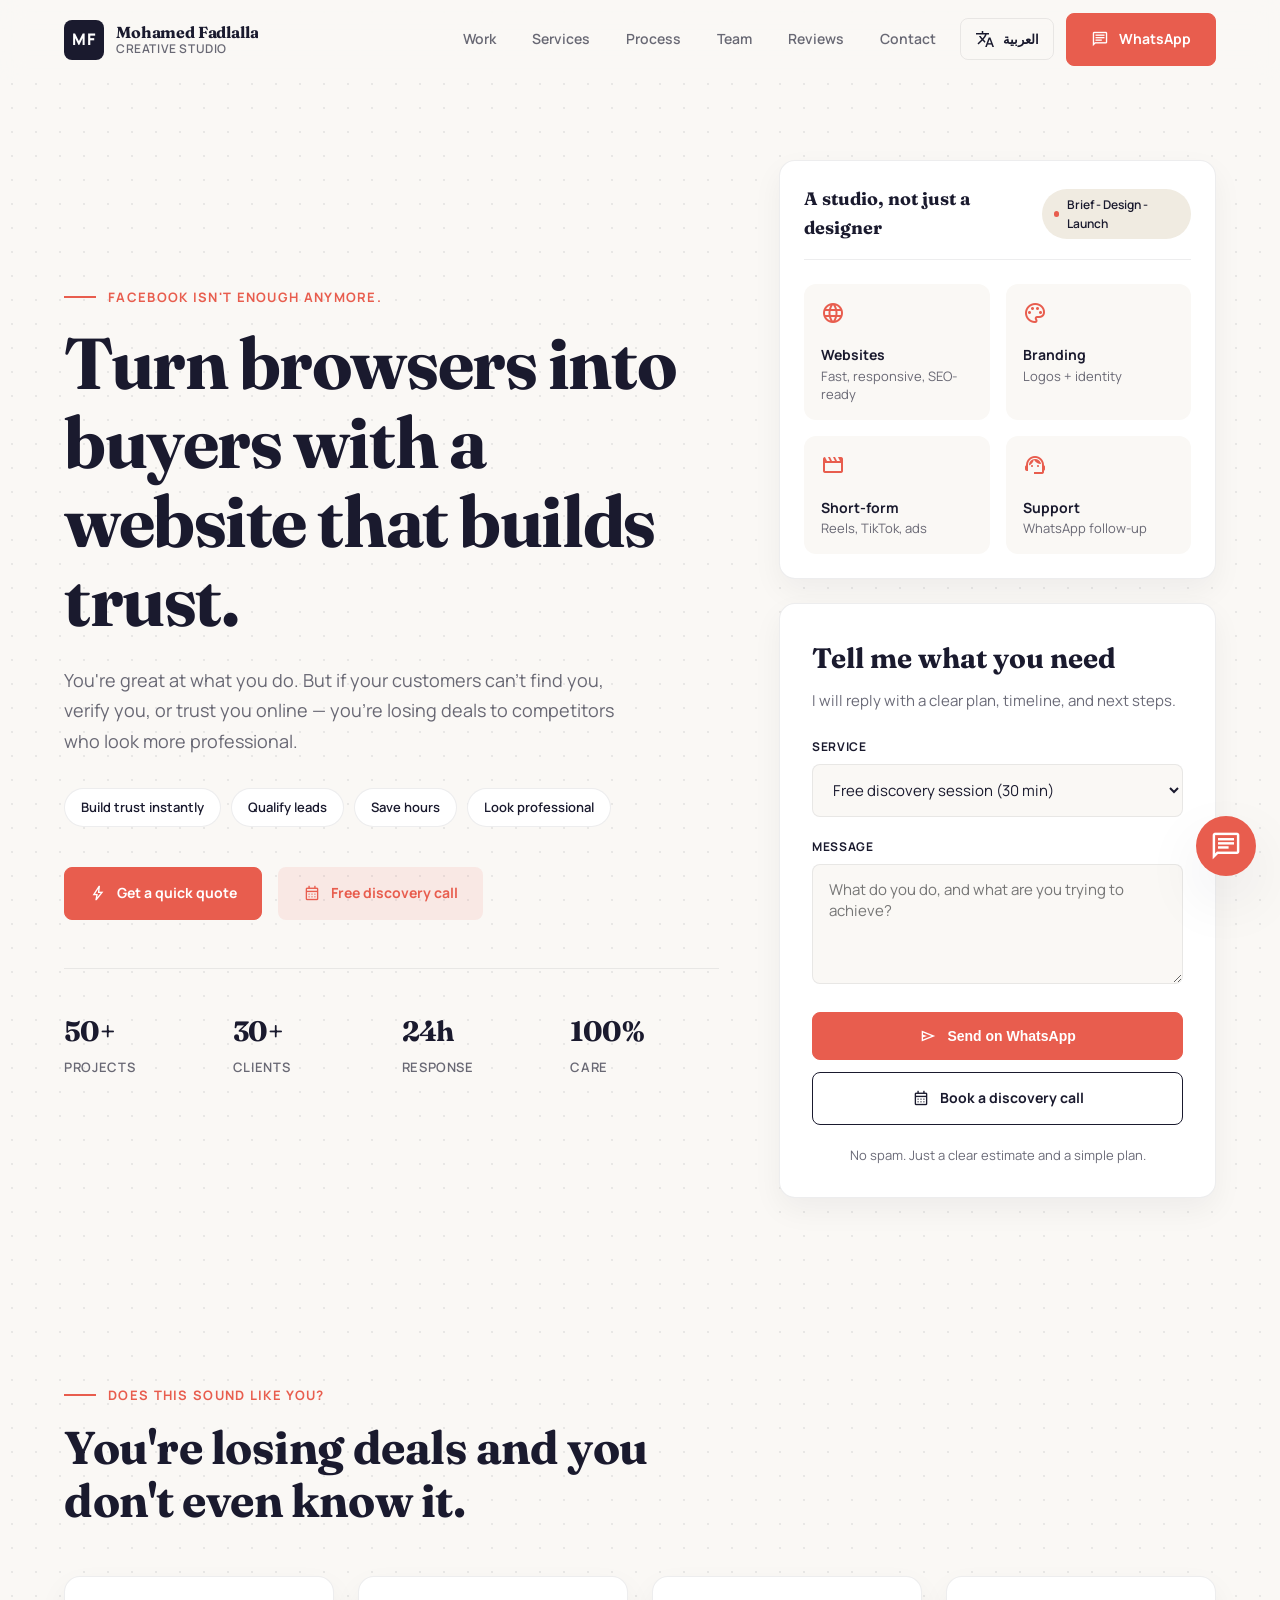
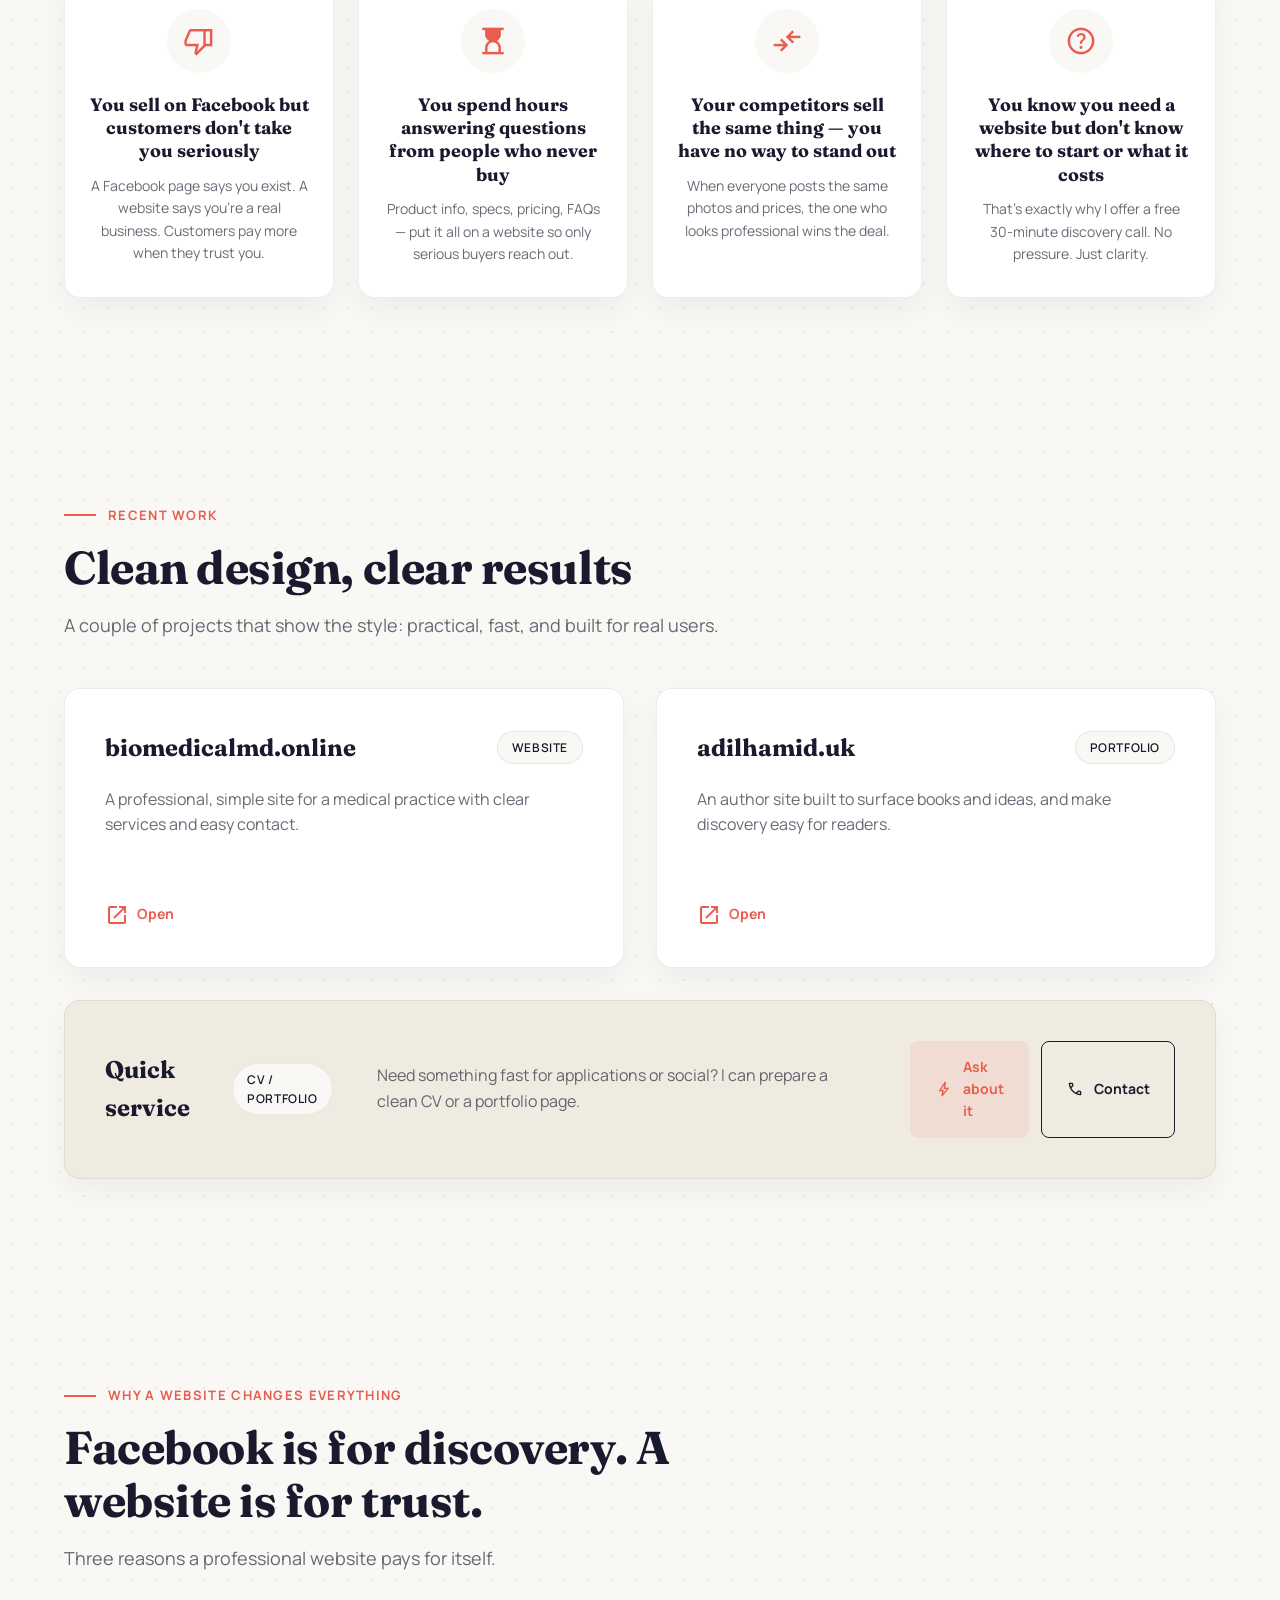
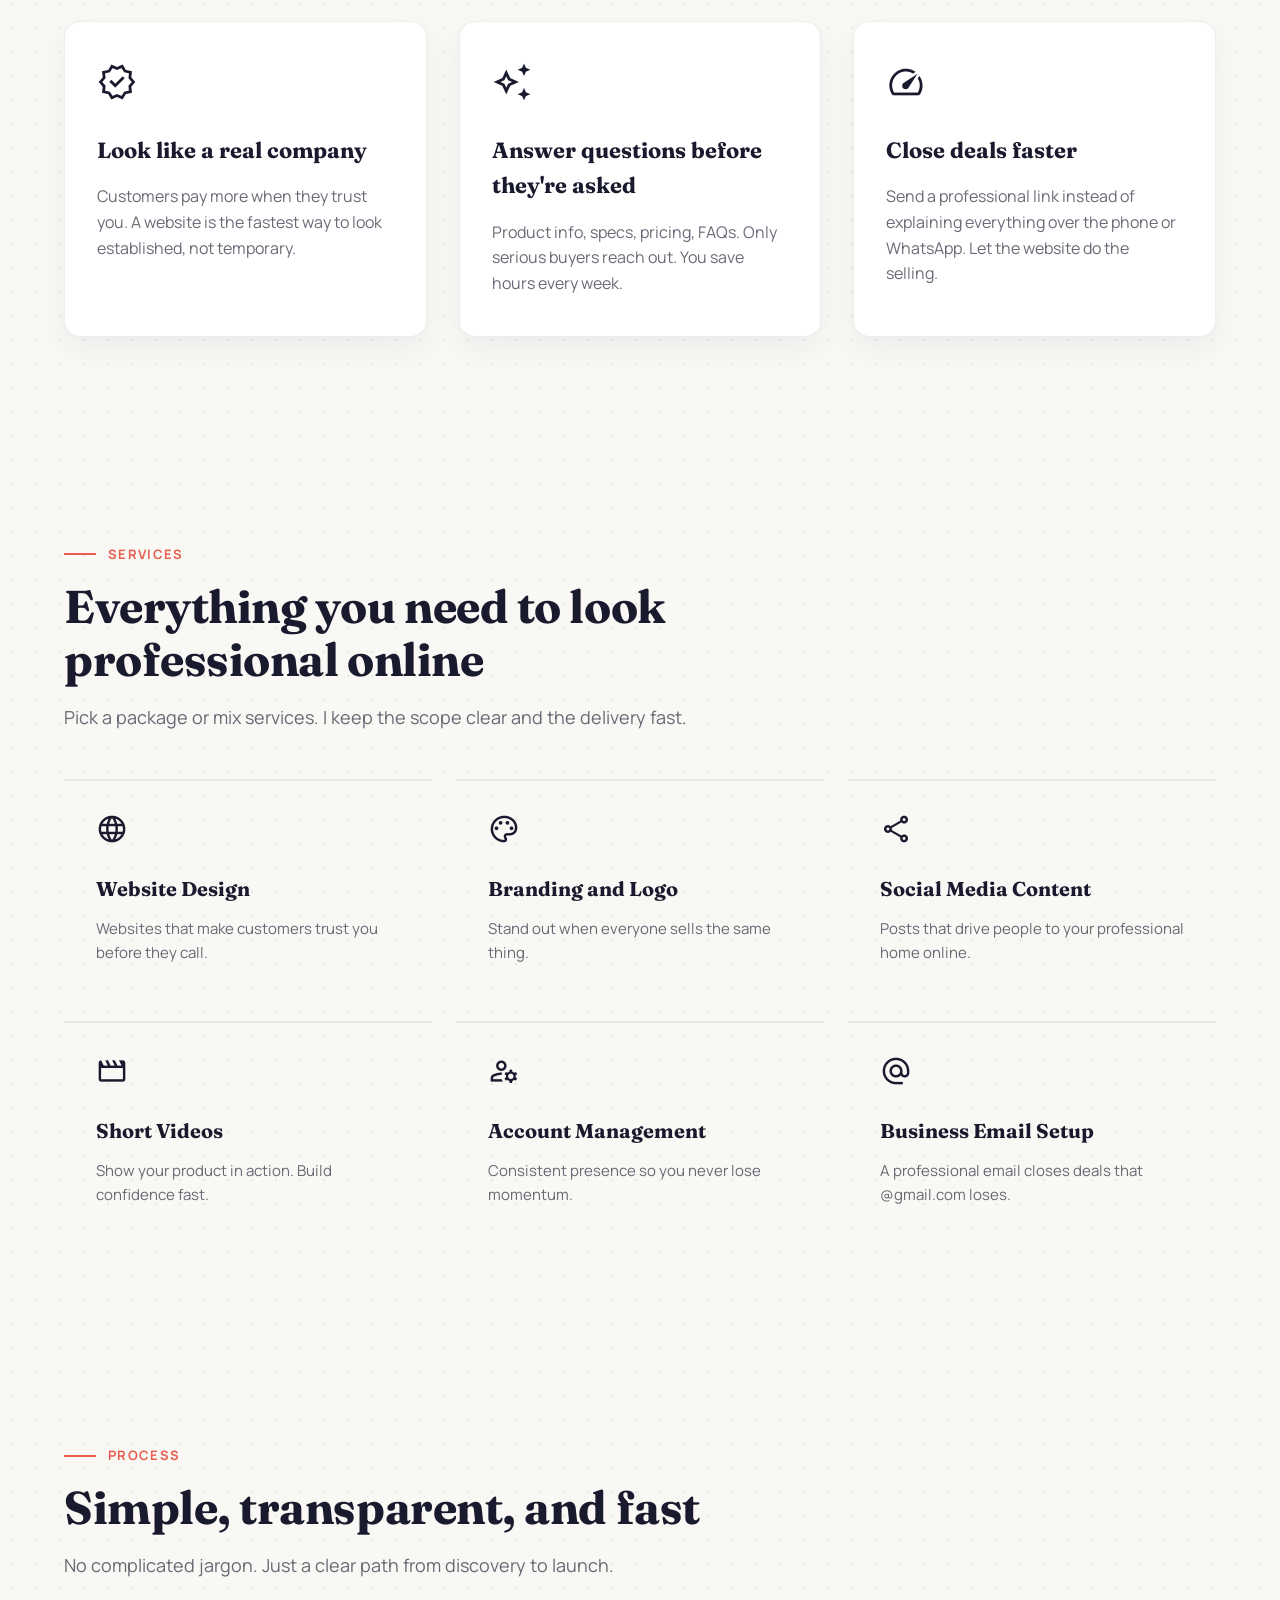
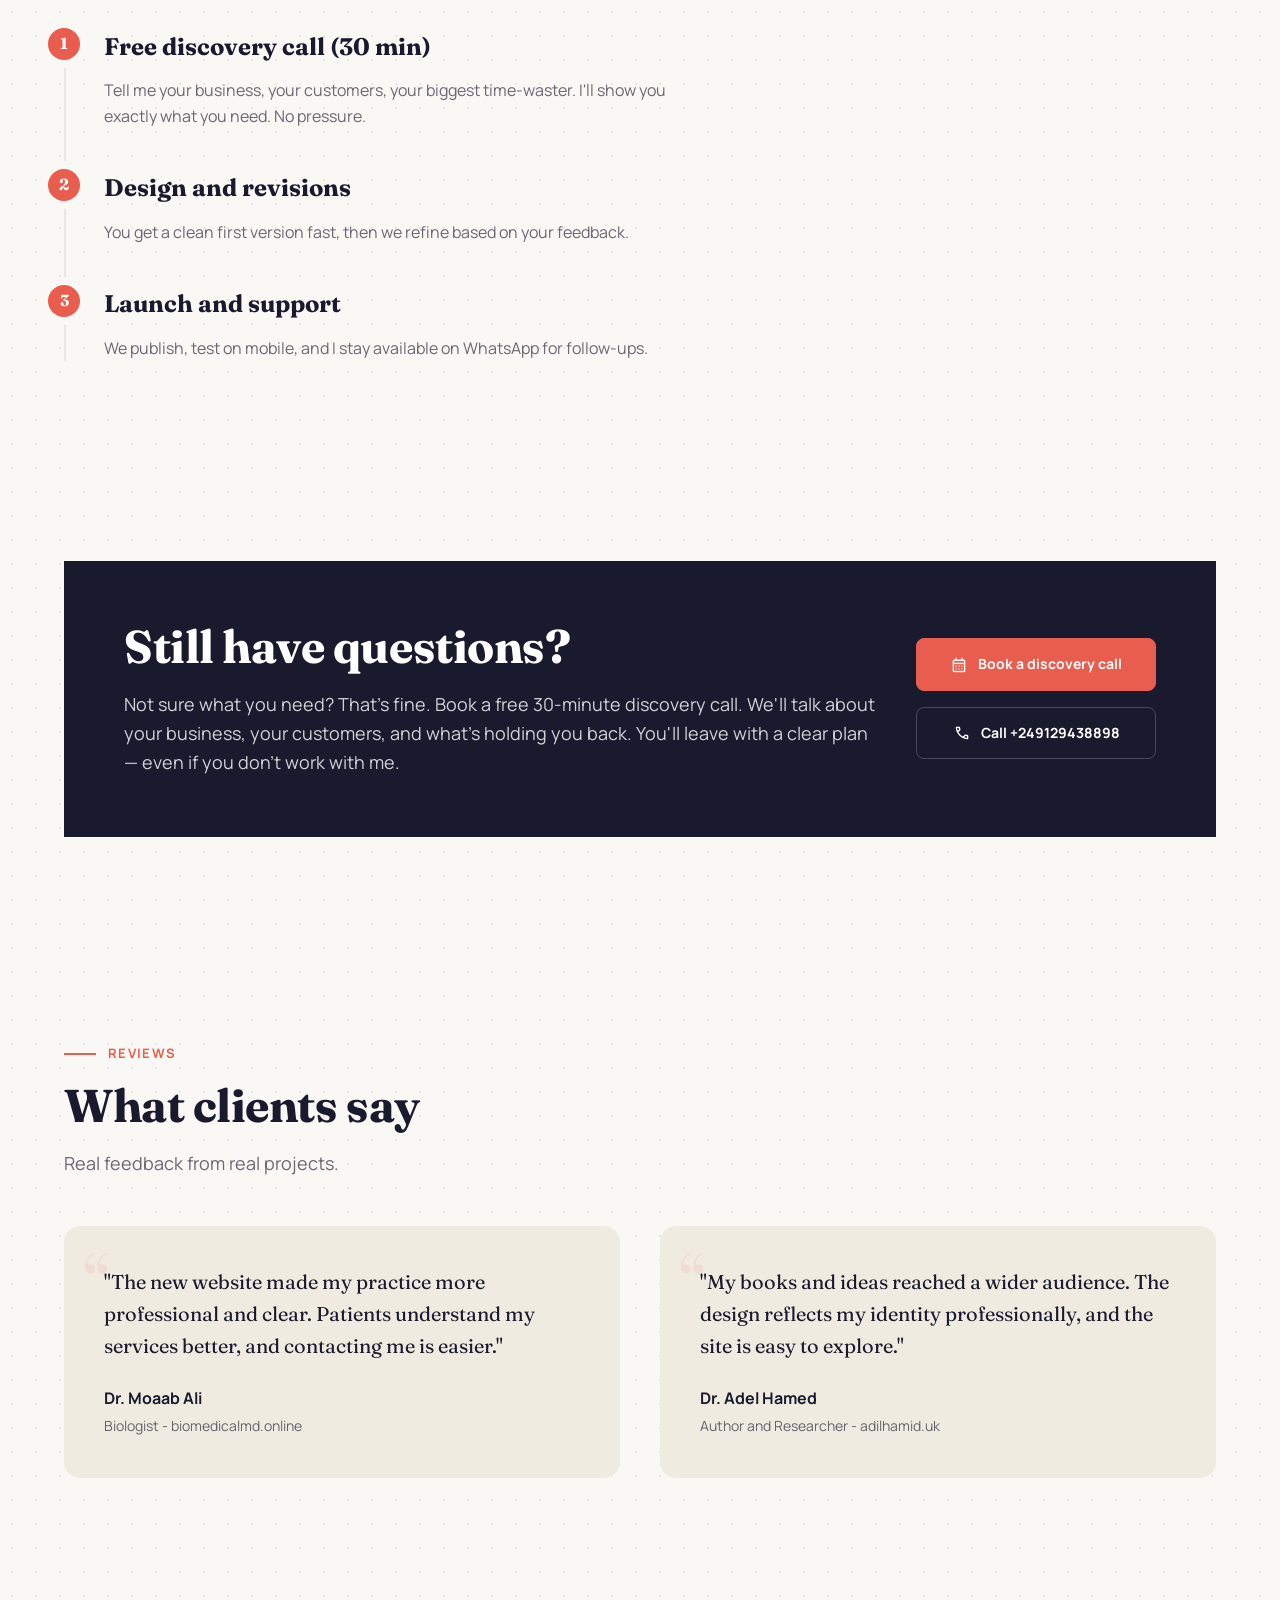
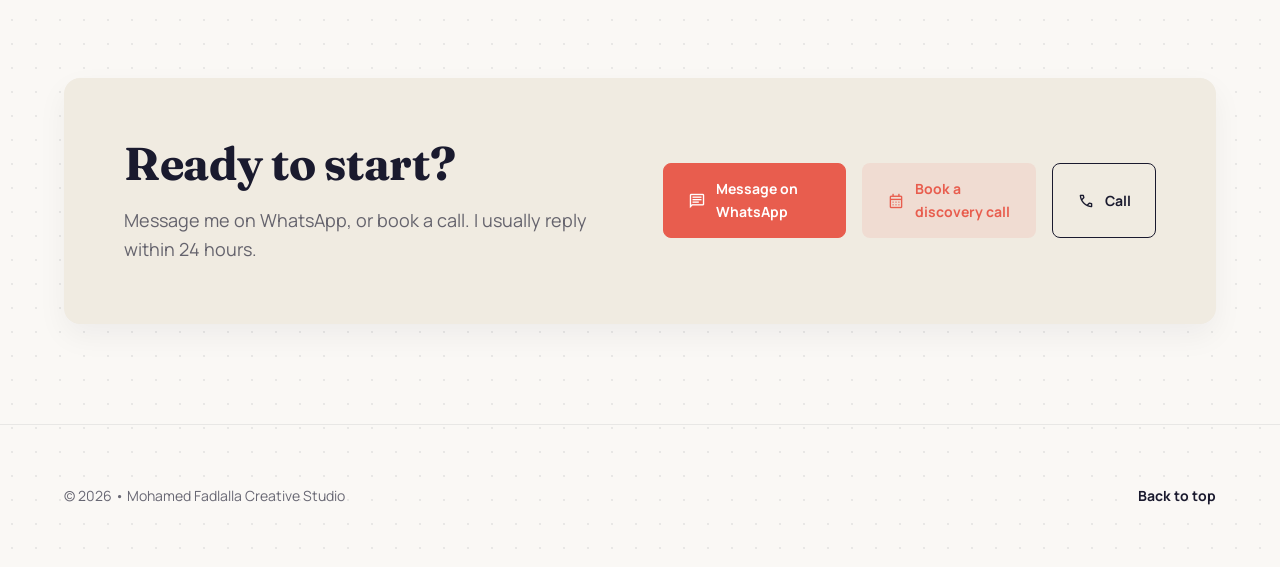
<file: index.html>
<!doctype html>
<html lang="en" dir="ltr">
<head>
  <meta charset="utf-8" />
  <meta name="viewport" content="width=device-width, initial-scale=1" />
  <title>Mohamed Fadlalla Creative Studio</title>
  <meta id="metaDescription" name="description" content="Websites, branding, and social content for businesses that want to look professional online. Clear packages, fast delivery, and WhatsApp support." />
  <meta name="theme-color" content="#faf8f5" />
  <meta property="og:title" content="Mohamed Fadlalla Creative Studio" />
  <meta property="og:description" content="Websites, branding, and social content for businesses that want to look professional online. Clear packages, fast delivery, and WhatsApp support." />
  <link rel="icon" href="data:;base64,iVBORw0KGgo=" />

  <link rel="preconnect" href="https://fonts.googleapis.com" />
  <link rel="preconnect" href="https://fonts.gstatic.com" crossorigin />
  <link href="https://fonts.googleapis.com/css2?family=Material+Symbols+Outlined:opsz,wght,FILL,GRAD@20..48,400..700,0..1,-50..200" rel="stylesheet" />
  <link href="https://fonts.googleapis.com/css2?family=Fraunces:opsz,wght@9..144,500..800&family=Manrope:wght@400;500;600;700&family=Noto+Kufi+Arabic:wght@400;500;600;700&display=swap" rel="stylesheet" />

  <script type="text/javascript">
    (function(c,l,a,r,i,t,y){
        c[a]=c[a]||function(){(c[a].q=c[a].q||[]).push(arguments)};
        t=l.createElement(r);t.async=1;t.src="https://www.clarity.ms/tag/"+i;
        y=l.getElementsByTagName(r)[0];y.parentNode.insertBefore(t,y);
    })(window, document, "clarity", "script", "tydscsk0ju");
  </script>

  <link rel="stylesheet" href="style.css" />
</head>
<body>
  <a class="skip-link" href="#main" data-i18n="skip">Skip to content</a>

  <header class="header" id="siteHeader">
    <div class="container header-inner">
      <a class="brand" href="#top" aria-label="Mohamed Fadlalla Creative Studio">
        <span class="mark" aria-hidden="true">MF</span>
        <span class="brand-copy">
          <span class="brand-name">Mohamed Fadlalla</span>
          <span class="brand-tag" data-i18n="brand_tag">Creative Studio</span>
        </span>
      </a>

      <button id="mobileMenuToggle" class="icon-btn menu-btn" aria-controls="mainNav" aria-expanded="false">
        <span class="material-symbols-outlined" aria-hidden="true">menu</span>
        <span class="sr-only" data-i18n="menu">Menu</span>
      </button>

      <nav class="nav" id="mainNav">
        <a href="#work" class="nav-link" data-i18n="nav_work">Work</a>
        <a href="services.html" class="nav-link" data-i18n="nav_services">Services</a>
        <a href="#process" class="nav-link" data-i18n="nav_process">Process</a>
        <a href="team.html" class="nav-link" data-i18n="nav_team">Team</a>
        <a href="#testimonials" class="nav-link" data-i18n="nav_testimonials">Reviews</a>
        <a href="#contact" class="nav-link" data-i18n="nav_contact">Contact</a>

        <button id="langToggle" class="icon-btn lang-btn" aria-label="Switch language">
          <span class="material-symbols-outlined" aria-hidden="true">translate</span>
          <span class="lang-label" data-i18n="lang_label">العربية</span>
        </button>

        <a id="whatsAppNavCta" href="https://wa.me/249129438898" target="_blank" rel="noopener" class="btn btn-primary nav-cta">
          <span class="material-symbols-outlined" aria-hidden="true">chat</span>
          <span data-i18n="nav_whatsapp">WhatsApp</span>
        </a>
      </nav>
    </div>
  </header>

  <main id="main">
    <section class="hero" id="top">
      <div class="container hero-grid">
        <div class="hero-copy reveal">
          <p class="kicker" data-i18n="hero_kicker">Facebook isn't enough anymore.</p>
          <h1 class="hero-title" data-i18n="hero_title">Turn browsers into buyers with a website that builds trust.</h1>
          <p class="hero-sub" data-i18n="hero_subtitle">You're great at what you do. But if your customers can't find you, verify you, or trust you online — you're losing deals to competitors who look more professional.</p>

          <div class="hero-badges" aria-label="Highlights">
            <span class="badge" data-i18n="badge1">Build trust instantly</span>
            <span class="badge" data-i18n="badge2">Qualify leads</span>
            <span class="badge" data-i18n="badge3">Save hours</span>
            <span class="badge" data-i18n="badge4">Look professional</span>
          </div>

          <div class="hero-actions">
            <a href="#quote" class="btn btn-primary">
              <span class="material-symbols-outlined" aria-hidden="true">bolt</span>
              <span data-i18n="cta_quote">Get a quick quote</span>
            </a>
            <a href="https://calendly.com/mohamedfadlalla/30min" target="_blank" rel="noopener" class="btn btn-soft">
              <span class="material-symbols-outlined" aria-hidden="true">calendar_month</span>
              <span data-i18n="cta_discovery">Free discovery call</span>
            </a>
          </div>

          <div class="proof" aria-label="Stats">
            <div class="proof-item">
              <span class="proof-num">50+</span>
              <span class="proof-label" data-i18n="stat_projects">Projects</span>
            </div>
            <div class="proof-item">
              <span class="proof-num">30+</span>
              <span class="proof-label" data-i18n="stat_clients">Clients</span>
            </div>
            <div class="proof-item">
              <span class="proof-num">24h</span>
              <span class="proof-label" data-i18n="stat_response">Response</span>
            </div>
            <div class="proof-item">
              <span class="proof-num">100%</span>
              <span class="proof-label" data-i18n="stat_quality">Care</span>
            </div>
          </div>
        </div>

        <div class="hero-panel">
          <div class="panel-card reveal" aria-label="Studio highlights">
            <div class="panel-top">
              <div class="panel-title" data-i18n="panel_title">A studio, not just a designer</div>
              <div class="panel-pill">
                <span class="dot" aria-hidden="true"></span>
                <span data-i18n="panel_pill">Brief - Design - Launch</span>
              </div>
            </div>

            <div class="panel-grid">
              <div class="tile">
                <div class="tile-icon" aria-hidden="true">
                  <span class="material-symbols-outlined">language</span>
                </div>
                <div class="tile-copy">
                  <div class="tile-title" data-i18n="tile1_title">Websites</div>
                  <div class="tile-sub" data-i18n="tile1_sub">Fast, responsive, SEO-ready</div>
                </div>
              </div>
              <div class="tile">
                <div class="tile-icon" aria-hidden="true">
                  <span class="material-symbols-outlined">palette</span>
                </div>
                <div class="tile-copy">
                  <div class="tile-title" data-i18n="tile2_title">Branding</div>
                  <div class="tile-sub" data-i18n="tile2_sub">Logos + identity</div>
                </div>
              </div>
              <div class="tile">
                <div class="tile-icon" aria-hidden="true">
                  <span class="material-symbols-outlined">movie</span>
                </div>
                <div class="tile-copy">
                  <div class="tile-title" data-i18n="tile3_title">Short-form</div>
                  <div class="tile-sub" data-i18n="tile3_sub">Reels, TikTok, ads</div>
                </div>
              </div>
              <div class="tile">
                <div class="tile-icon" aria-hidden="true">
                  <span class="material-symbols-outlined">support_agent</span>
                </div>
                <div class="tile-copy">
                  <div class="tile-title" data-i18n="tile4_title">Support</div>
                  <div class="tile-sub" data-i18n="tile4_sub">WhatsApp follow-up</div>
                </div>
              </div>
            </div>
          </div>

          <div class="quote-card reveal" id="quote">
            <h2 class="quote-title" data-i18n="quote_title">Tell me what you need</h2>
            <p class="quote-sub" data-i18n="quote_sub">I will reply with a clear plan, timeline, and next steps.</p>

            <form class="quote-form" id="quoteForm">
              <label class="field">
                <span class="field-label" data-i18n="quote_service_label">Service</span>
                <select id="quoteService" name="service">
                  <option value="discovery" data-i18n="service_opt_discovery">Free discovery session (30 min)</option>
                  <option value="website" data-i18n="service_opt_website">Website</option>
                  <option value="branding" data-i18n="service_opt_branding">Branding</option>
                  <option value="social" data-i18n="service_opt_social">Social content</option>
                  <option value="video" data-i18n="service_opt_video">Video editing</option>
                  <option value="email" data-i18n="service_opt_email">Business email</option>
                  <option value="other" data-i18n="service_opt_other">Something else</option>
                </select>
              </label>

              <label class="field">
                <span class="field-label" data-i18n="quote_msg_label">Message</span>
                <textarea id="quoteMessage" rows="4" data-i18n-placeholder="quote_msg_placeholder" placeholder="What do you do, and what are you trying to achieve?"></textarea>
              </label>

              <div class="quote-actions">
                <button type="submit" class="btn btn-primary">
                  <span class="material-symbols-outlined" aria-hidden="true">send</span>
                  <span data-i18n="quote_send">Send on WhatsApp</span>
                </button>
                <a href="https://calendly.com/mohamedfadlalla/30min" target="_blank" rel="noopener" class="btn btn-ghost">
                  <span class="material-symbols-outlined" aria-hidden="true">calendar_month</span>
                  <span data-i18n="quote_book">Book a discovery call</span>
                </a>
              </div>

              <p class="fineprint" data-i18n="quote_note">No spam. Just a clear estimate and a simple plan.</p>
            </form>
          </div>
        </div>
      </div>
    </section>

    <section class="section" id="pain">
      <div class="container">
        <div class="section-head reveal">
          <p class="kicker" data-i18n="pain_kicker">Does this sound like you?</p>
          <h2 class="section-title" data-i18n="pain_title">You're losing deals and you don't even know it.</h2>
        </div>

        <div class="pain-grid">
          <div class="pain-card reveal">
            <div class="pain-icon" aria-hidden="true"><span class="material-symbols-outlined">thumb_down</span></div>
            <h3 class="pain-title" data-i18n="pain1_title">You sell on Facebook but customers don't take you seriously</h3>
            <p class="pain-desc" data-i18n="pain1_desc">A Facebook page says you exist. A website says you're a real business. Customers pay more when they trust you.</p>
          </div>

          <div class="pain-card reveal">
            <div class="pain-icon" aria-hidden="true"><span class="material-symbols-outlined">hourglass_top</span></div>
            <h3 class="pain-title" data-i18n="pain2_title">You spend hours answering questions from people who never buy</h3>
            <p class="pain-desc" data-i18n="pain2_desc">Product info, specs, pricing, FAQs — put it all on a website so only serious buyers reach out.</p>
          </div>

          <div class="pain-card reveal">
            <div class="pain-icon" aria-hidden="true"><span class="material-symbols-outlined">compare_arrows</span></div>
            <h3 class="pain-title" data-i18n="pain3_title">Your competitors sell the same thing — you have no way to stand out</h3>
            <p class="pain-desc" data-i18n="pain3_desc">When everyone posts the same photos and prices, the one who looks professional wins the deal.</p>
          </div>

          <div class="pain-card reveal">
            <div class="pain-icon" aria-hidden="true"><span class="material-symbols-outlined">help_outline</span></div>
            <h3 class="pain-title" data-i18n="pain4_title">You know you need a website but don't know where to start or what it costs</h3>
            <p class="pain-desc" data-i18n="pain4_desc">That's exactly why I offer a free 30-minute discovery call. No pressure. Just clarity.</p>
          </div>
        </div>
      </div>
    </section>

    <section class="section" id="work">
      <div class="container">
        <div class="section-head reveal">
          <p class="kicker" data-i18n="work_kicker">Recent work</p>
          <h2 class="section-title" data-i18n="work_title">Clean design, clear results</h2>
          <p class="section-sub" data-i18n="work_sub">A couple of projects that show the style: practical, fast, and built for real users.</p>
        </div>

        <div class="work-grid">
          <a class="work-card reveal" href="https://biomedicalmd.online" target="_blank" rel="noopener">
            <div class="work-top">
              <div class="work-title">biomedicalmd.online</div>
              <span class="work-pill" data-i18n="work_pill1">Website</span>
            </div>
            <p class="work-desc" data-i18n="work_desc1">A professional, simple site for a medical practice with clear services and easy contact.</p>
            <div class="work-meta">
              <span class="material-symbols-outlined" aria-hidden="true">open_in_new</span>
              <span data-i18n="work_open">Open</span>
            </div>
          </a>

          <a class="work-card reveal" href="https://adilhamid.uk" target="_blank" rel="noopener">
            <div class="work-top">
              <div class="work-title">adilhamid.uk</div>
              <span class="work-pill" data-i18n="work_pill2">Portfolio</span>
            </div>
            <p class="work-desc" data-i18n="work_desc2">An author site built to surface books and ideas, and make discovery easy for readers.</p>
            <div class="work-meta">
              <span class="material-symbols-outlined" aria-hidden="true">open_in_new</span>
              <span data-i18n="work_open">Open</span>
            </div>
          </a>

          <div class="work-card work-card--static reveal" aria-label="Offer">
            <div class="work-top">
              <div class="work-title" data-i18n="work_card3_title">Quick service</div>
              <span class="work-pill" data-i18n="work_pill3">CV / Portfolio</span>
            </div>
            <p class="work-desc" data-i18n="work_desc3">Need something fast for applications or social? I can prepare a clean CV or a portfolio page.</p>
            <div class="work-actions">
              <a class="btn btn-soft" href="#quote">
                <span class="material-symbols-outlined" aria-hidden="true">bolt</span>
                <span data-i18n="work_card3_btn1">Ask about it</span>
              </a>
              <a class="btn btn-ghost" href="#contact">
                <span class="material-symbols-outlined" aria-hidden="true">call</span>
                <span data-i18n="work_card3_btn2">Contact</span>
              </a>
            </div>
          </div>
        </div>
      </div>
    </section>

    <section class="section" id="why-website">
      <div class="container">
        <div class="section-head reveal">
          <p class="kicker" data-i18n="edu_kicker">Why a website changes everything</p>
          <h2 class="section-title" data-i18n="edu_title">Facebook is for discovery. A website is for trust.</h2>
          <p class="section-sub" data-i18n="edu_subtitle">Three reasons a professional website pays for itself.</p>
        </div>

        <div class="edu-grid">
          <div class="edu-card reveal">
            <div class="edu-icon" aria-hidden="true"><span class="material-symbols-outlined">verified</span></div>
            <h3 class="edu-title" data-i18n="edu1_title">Look like a real company</h3>
            <p class="edu-desc" data-i18n="edu1_desc">Customers pay more when they trust you. A website is the fastest way to look established, not temporary.</p>
          </div>

          <div class="edu-card reveal">
            <div class="edu-icon" aria-hidden="true"><span class="material-symbols-outlined">auto_awesome</span></div>
            <h3 class="edu-title" data-i18n="edu2_title">Answer questions before they're asked</h3>
            <p class="edu-desc" data-i18n="edu2_desc">Product info, specs, pricing, FAQs. Only serious buyers reach out. You save hours every week.</p>
          </div>

          <div class="edu-card reveal">
            <div class="edu-icon" aria-hidden="true"><span class="material-symbols-outlined">speed</span></div>
            <h3 class="edu-title" data-i18n="edu3_title">Close deals faster</h3>
            <p class="edu-desc" data-i18n="edu3_desc">Send a professional link instead of explaining everything over the phone or WhatsApp. Let the website do the selling.</p>
          </div>
        </div>
      </div>
    </section>

    <section class="section" id="services">
      <div class="container">
        <div class="section-head reveal">
          <p class="kicker" data-i18n="services_kicker">Services</p>
          <h2 class="section-title" data-i18n="services_title">Everything you need to look professional online</h2>
          <p class="section-sub" data-i18n="services_subtitle">Pick a package or mix services. I keep the scope clear and the delivery fast.</p>
        </div>

        <div class="service-grid">
          <div class="service-card reveal">
            <div class="service-icon" aria-hidden="true"><span class="material-symbols-outlined">language</span></div>
            <h3 class="service-title" data-i18n="service1_title">Website Design</h3>
            <p class="service-desc" data-i18n="service1_desc">Websites that make customers trust you before they call.</p>
          </div>

          <div class="service-card reveal">
            <div class="service-icon" aria-hidden="true"><span class="material-symbols-outlined">palette</span></div>
            <h3 class="service-title" data-i18n="service2_title">Branding and Logo</h3>
            <p class="service-desc" data-i18n="service2_desc">Stand out when everyone sells the same thing.</p>
          </div>

          <div class="service-card reveal">
            <div class="service-icon" aria-hidden="true"><span class="material-symbols-outlined">share</span></div>
            <h3 class="service-title" data-i18n="service3_title">Social Media Content</h3>
            <p class="service-desc" data-i18n="service3_desc">Posts that drive people to your professional home online.</p>
          </div>

          <div class="service-card reveal">
            <div class="service-icon" aria-hidden="true"><span class="material-symbols-outlined">movie</span></div>
            <h3 class="service-title" data-i18n="service4_title">Short Videos</h3>
            <p class="service-desc" data-i18n="service4_desc">Show your product in action. Build confidence fast.</p>
          </div>

          <div class="service-card reveal">
            <div class="service-icon" aria-hidden="true"><span class="material-symbols-outlined">manage_accounts</span></div>
            <h3 class="service-title" data-i18n="service5_title">Account Management</h3>
            <p class="service-desc" data-i18n="service5_desc">Consistent presence so you never lose momentum.</p>
          </div>

          <div class="service-card reveal">
            <div class="service-icon" aria-hidden="true"><span class="material-symbols-outlined">alternate_email</span></div>
            <h3 class="service-title" data-i18n="service6_title">Business Email Setup</h3>
            <p class="service-desc" data-i18n="service6_desc">A professional email closes deals that @gmail.com loses.</p>
          </div>
        </div>
      </div>
    </section>

    <section class="section" id="process">
      <div class="container">
        <div class="section-head reveal">
          <p class="kicker" data-i18n="process_kicker">Process</p>
          <h2 class="section-title" data-i18n="process_title">Simple, transparent, and fast</h2>
          <p class="section-sub" data-i18n="process_sub">No complicated jargon. Just a clear path from discovery to launch.</p>
        </div>

        <div class="steps">
          <div class="step reveal">
            <div class="step-num" aria-hidden="true">1</div>
            <div class="step-content">
              <h3 class="step-title" data-i18n="step1_title">Free discovery call (30 min)</h3>
              <p class="step-desc" data-i18n="step1_desc">Tell me your business, your customers, your biggest time-waster. I'll show you exactly what you need. No pressure.</p>
            </div>
          </div>
          <div class="step reveal">
            <div class="step-num" aria-hidden="true">2</div>
            <div class="step-content">
              <h3 class="step-title" data-i18n="step2_title">Design and revisions</h3>
              <p class="step-desc" data-i18n="step2_desc">You get a clean first version fast, then we refine based on your feedback.</p>
            </div>
          </div>
          <div class="step reveal">
            <div class="step-num" aria-hidden="true">3</div>
            <div class="step-content">
              <h3 class="step-title" data-i18n="step3_title">Launch and support</h3>
              <p class="step-desc" data-i18n="step3_desc">We publish, test on mobile, and I stay available on WhatsApp for follow-ups.</p>
            </div>
          </div>
        </div>
      </div>
    </section>

    <section class="section" id="discovery">
      <div class="container">
        <div class="discovery-card reveal">
          <div class="discovery-copy">
            <h2 class="section-title" data-i18n="discovery_title">Still have questions?</h2>
            <p class="section-sub" data-i18n="discovery_subtitle">Not sure what you need? That's fine. Book a free 30-minute discovery call. We'll talk about your business, your customers, and what's holding you back. You'll leave with a clear plan — even if you don't work with me.</p>
          </div>
          <div class="discovery-actions">
            <a href="https://calendly.com/mohamedfadlalla/30min" target="_blank" rel="noopener" class="btn btn-primary">
              <span class="material-symbols-outlined" aria-hidden="true">calendar_month</span>
              <span data-i18n="discovery_book">Book a discovery call</span>
            </a>
            <a href="tel:+249129438898" class="btn btn-ghost">
              <span class="material-symbols-outlined" aria-hidden="true">call</span>
              <span data-i18n="discovery_phone">Call +249129438898</span>
            </a>
          </div>
        </div>
      </div>
    </section>

    <section class="section" id="testimonials">
      <div class="container">
        <div class="section-head reveal">
          <p class="kicker" data-i18n="testimonials_kicker">Reviews</p>
          <h2 class="section-title" data-i18n="testimonials_title">What clients say</h2>
          <p class="section-sub" data-i18n="testimonials_subtitle">Real feedback from real projects.</p>
        </div>

        <div class="quote-grid">
          <figure class="quote-item reveal">
            <blockquote class="quote-text" data-i18n="t1_text">"The new website made my practice more professional and clear. Patients understand my services better, and contacting me is easier."</blockquote>
            <figcaption class="quote-by">
              <span class="quote-name" data-i18n="t1_name">Dr. Moaab Ali</span>
              <span class="quote-role" data-i18n="t1_role">Biologist - biomedicalmd.online</span>
            </figcaption>
          </figure>

          <figure class="quote-item reveal">
            <blockquote class="quote-text" data-i18n="t2_text">"My books and ideas reached a wider audience. The design reflects my identity professionally, and the site is easy to explore."</blockquote>
            <figcaption class="quote-by">
              <span class="quote-name" data-i18n="t2_name">Dr. Adel Hamed</span>
              <span class="quote-role" data-i18n="t2_role">Author and Researcher - adilhamid.uk</span>
            </figcaption>
          </figure>
        </div>
      </div>
    </section>

    <section class="section" id="contact">
      <div class="container">
        <div class="contact-card reveal">
          <div class="contact-copy">
            <h2 class="section-title" data-i18n="contact_title">Ready to start?</h2>
            <p class="section-sub" data-i18n="contact_subtitle">Message me on WhatsApp, or book a call. I usually reply within 24 hours.</p>
          </div>
          <div class="contact-actions">
            <a id="whatsAppContactCta" href="https://wa.me/249129438898" target="_blank" rel="noopener" class="btn btn-primary">
              <span class="material-symbols-outlined" aria-hidden="true">chat</span>
              <span data-i18n="contact_whatsapp">Message on WhatsApp</span>
            </a>
            <a href="https://calendly.com/mohamedfadlalla/30min" target="_blank" rel="noopener" class="btn btn-soft">
              <span class="material-symbols-outlined" aria-hidden="true">calendar_month</span>
              <span data-i18n="contact_call">Book a discovery call</span>
            </a>
            <a href="tel:+249129438898" class="btn btn-ghost">
              <span class="material-symbols-outlined" aria-hidden="true">call</span>
              <span data-i18n="contact_phone">Call</span>
            </a>
          </div>
        </div>
      </div>
    </section>
  </main>

  <footer class="footer">
    <div class="container footer-inner">
      <p class="footer-text">
        <span>&copy; <span id="year"></span></span>
        <span class="footer-sep" aria-hidden="true">•</span>
        <span>Mohamed Fadlalla Creative Studio</span>
      </p>
      <a class="footer-link" href="#top" data-i18n="footer_back">Back to top</a>
    </div>
  </footer>

  <a class="float-whatsapp" href="https://wa.me/249129438898" target="_blank" rel="noopener" aria-label="WhatsApp">
    <span class="material-symbols-outlined" aria-hidden="true">chat</span>
  </a>

  <script src="script.js" defer></script>
</body>
</html>
</file>
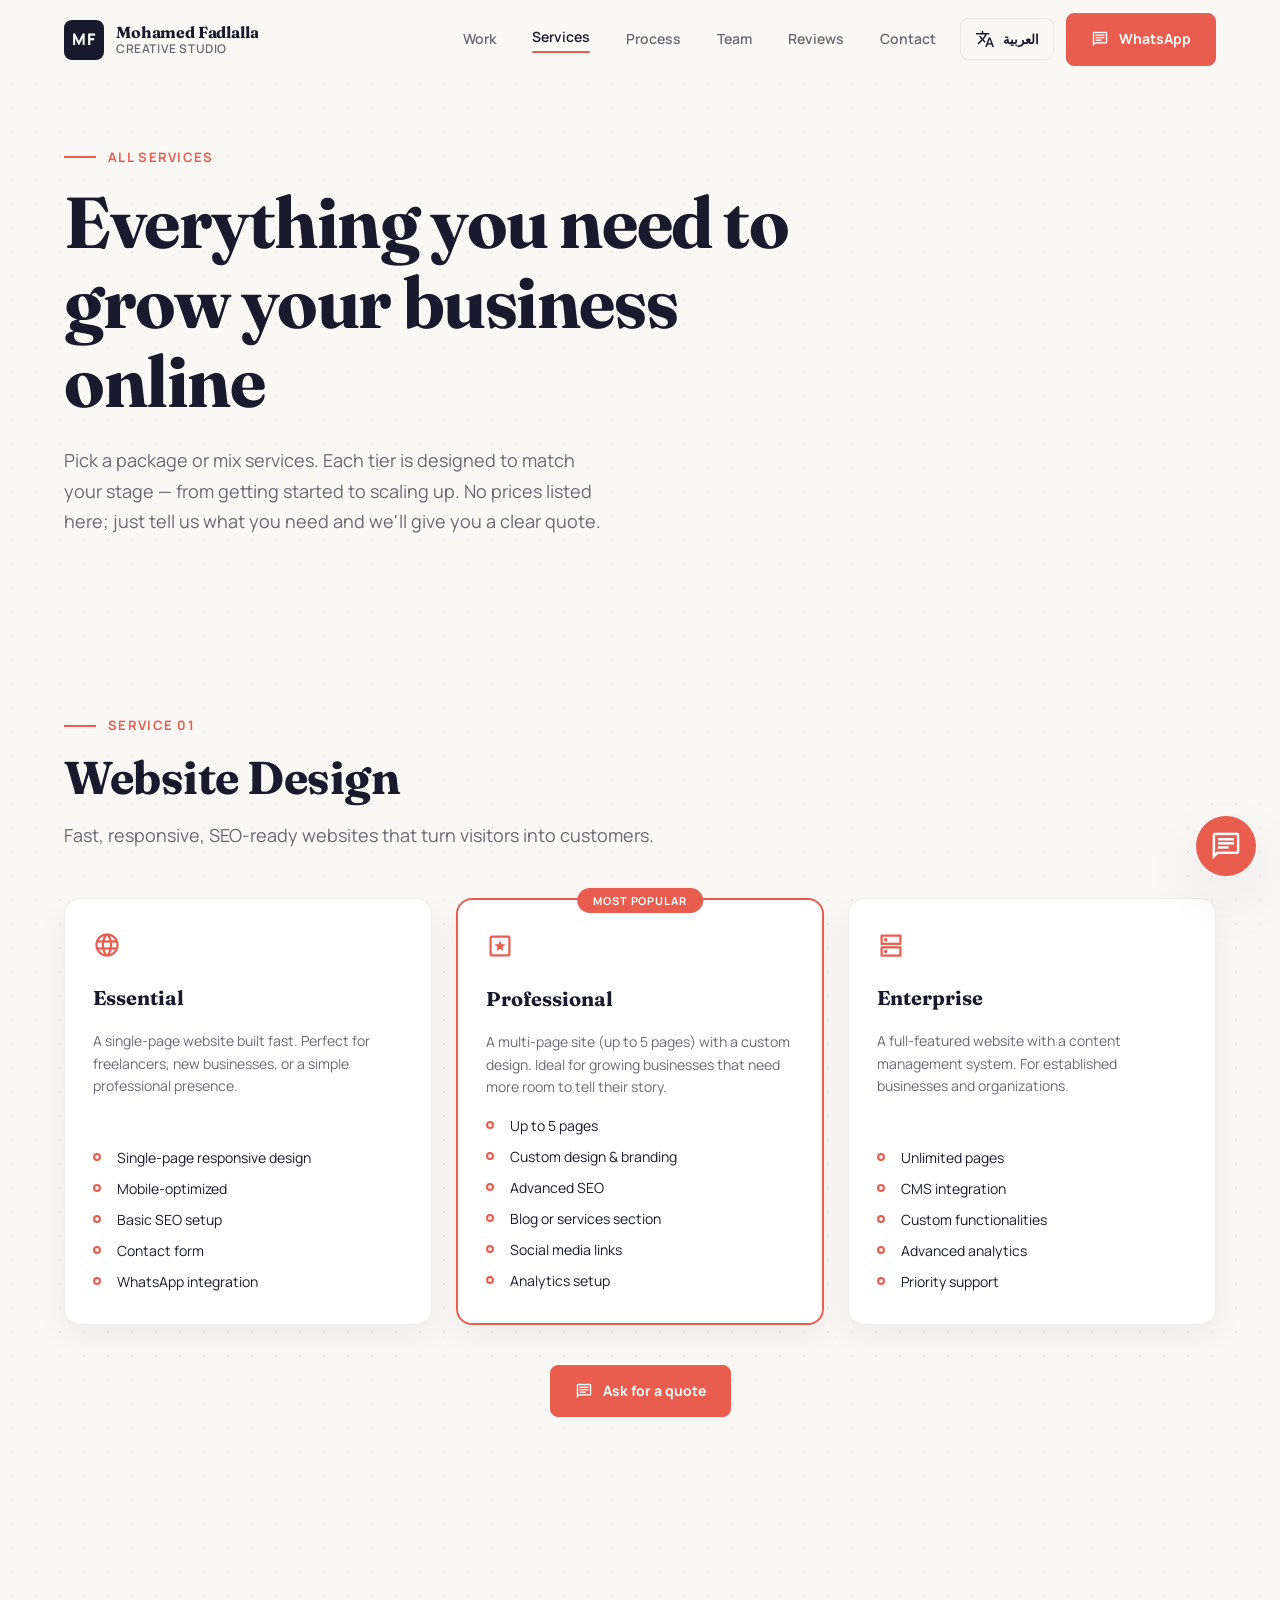
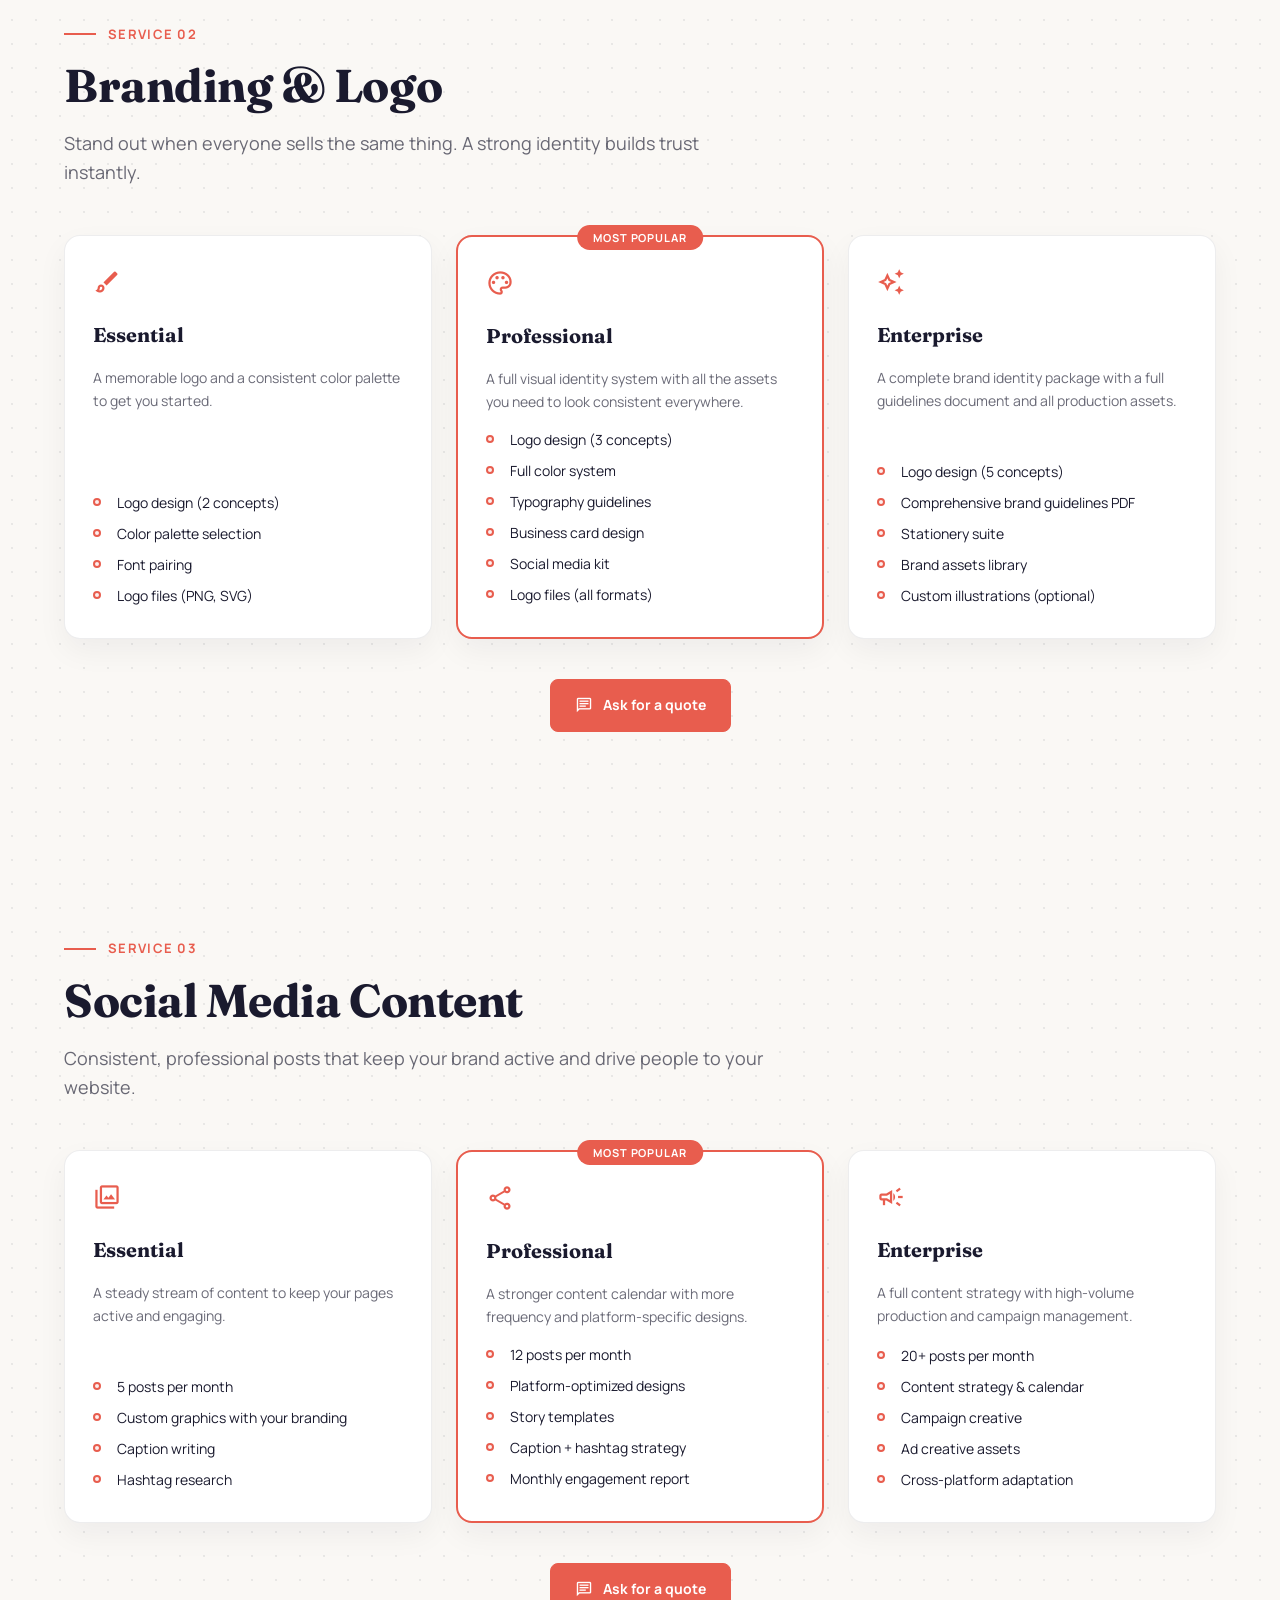
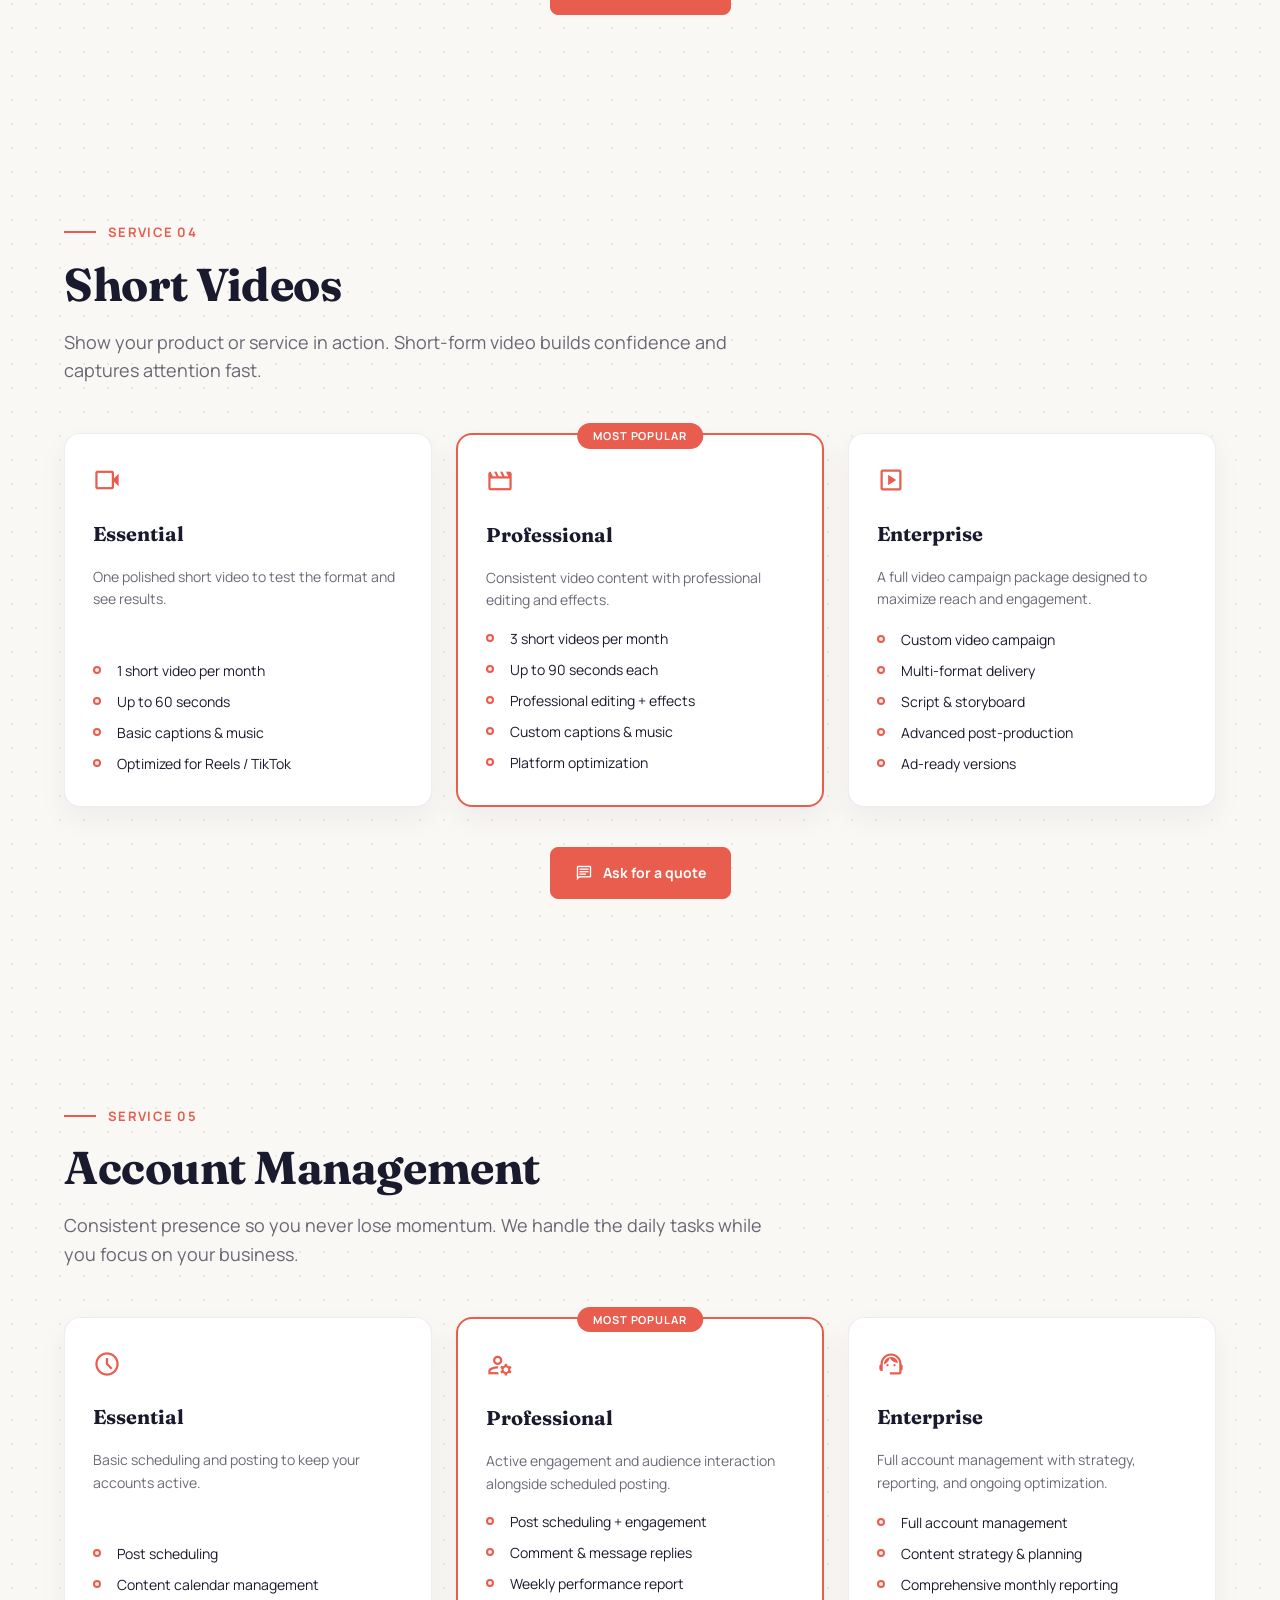
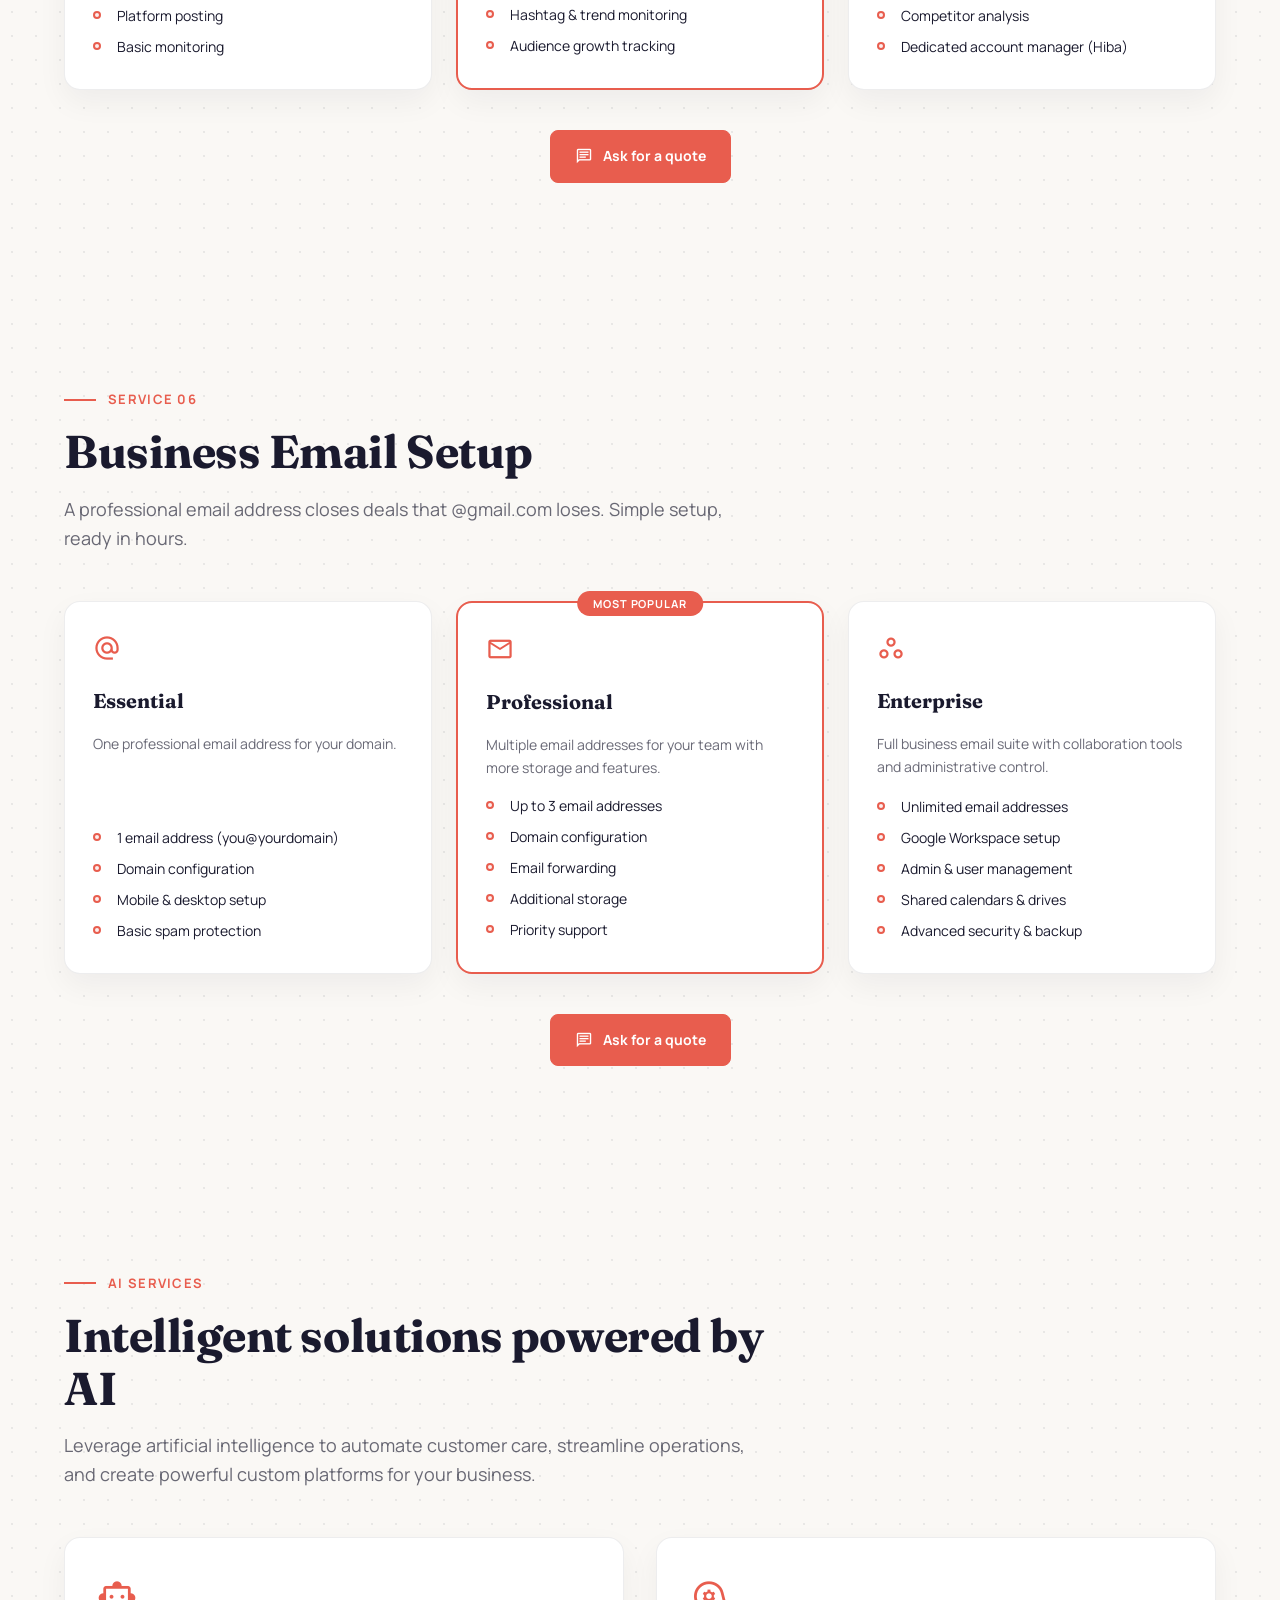
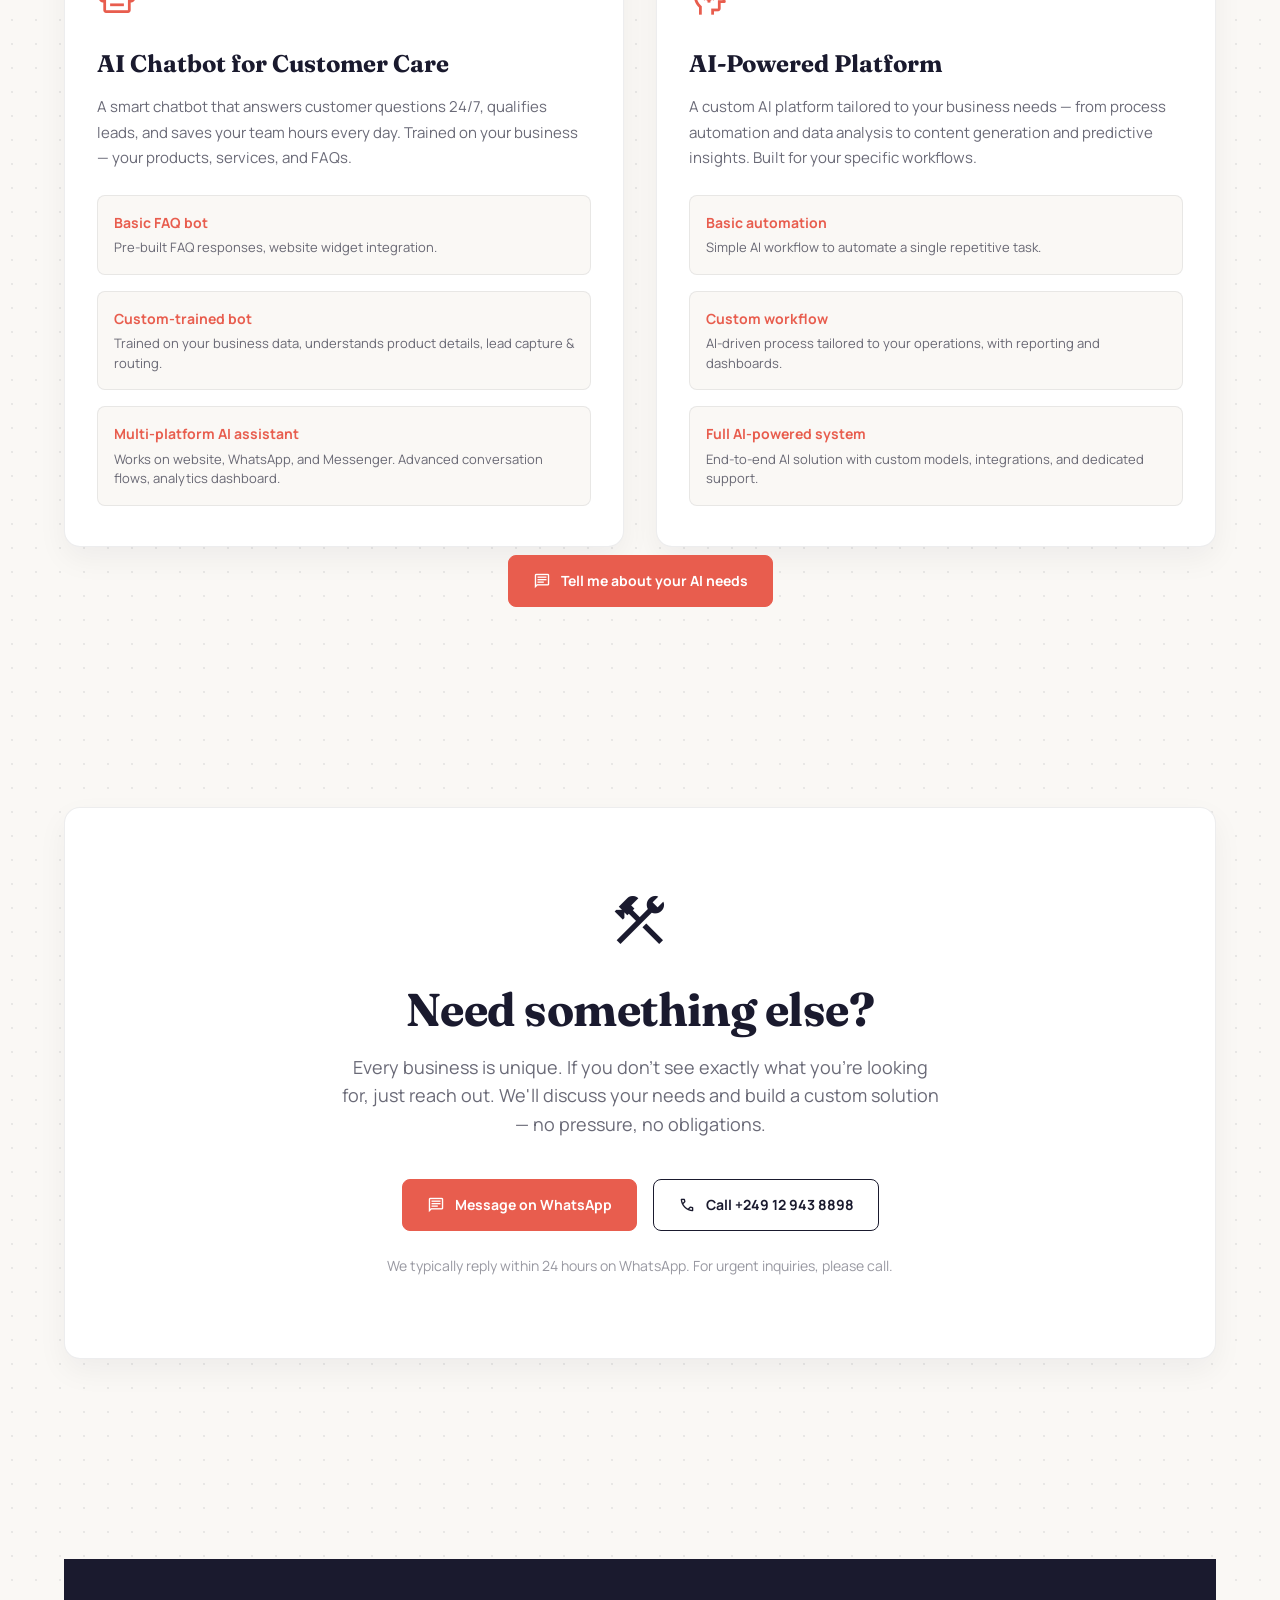
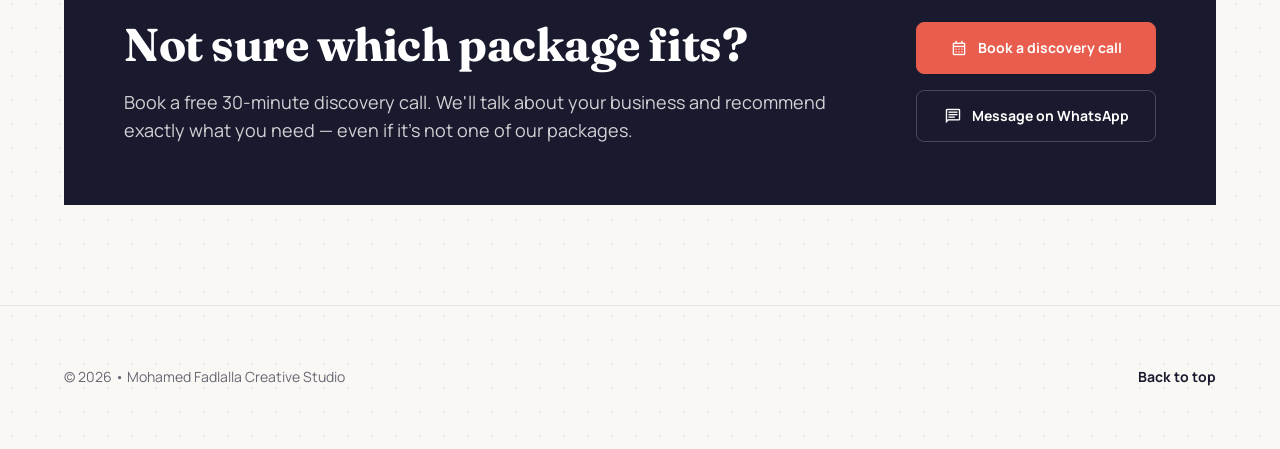
<file: services.html>
<!doctype html>
<html lang="en" dir="ltr">
<head>
  <meta charset="utf-8" />
  <meta name="viewport" content="width=device-width, initial-scale=1" />
  <title data-i18n="services_page_title">Services & Packages — Mohamed Fadlalla Creative Studio</title>
  <meta id="metaDescription" name="description" content="Explore all services and packages from Mohamed Fadlalla Creative Studio — websites, branding, social content, videos, account management, business email, AI chatbots, AI platforms, and custom solutions." />
  <meta name="theme-color" content="#faf8f5" />
  <meta property="og:title" content="Services & Packages — Mohamed Fadlalla Creative Studio" />
  <meta property="og:description" content="Complete digital services — websites, branding, AI, and more. Clear packages, fast delivery, WhatsApp support." />

  <link rel="icon" href="data:;base64,iVBORw0KGgo=" />

  <link rel="preconnect" href="https://fonts.googleapis.com" />
  <link rel="preconnect" href="https://fonts.gstatic.com" crossorigin />
  <link href="https://fonts.googleapis.com/css2?family=Material+Symbols+Outlined:opsz,wght,FILL,GRAD@20..48,400..700,0..1,-50..200" rel="stylesheet" />
  <link href="https://fonts.googleapis.com/css2?family=Fraunces:opsz,wght@9..144,500..800&family=Manrope:wght@400;500;600;700&family=Noto+Kufi+Arabic:wght@400;500;600;700&display=swap" rel="stylesheet" />

  <link rel="stylesheet" href="style.css" />
</head>
<body>
  <a class="skip-link" href="#main" data-i18n="skip">Skip to content</a>

  <header class="header" id="siteHeader">
    <div class="container header-inner">
      <a class="brand" href="index.html" aria-label="Mohamed Fadlalla Creative Studio">
        <span class="mark" aria-hidden="true">MF</span>
        <span class="brand-copy">
          <span class="brand-name">Mohamed Fadlalla</span>
          <span class="brand-tag" data-i18n="brand_tag">Creative Studio</span>
        </span>
      </a>

      <button id="mobileMenuToggle" class="icon-btn menu-btn" aria-controls="mainNav" aria-expanded="false">
        <span class="material-symbols-outlined" aria-hidden="true">menu</span>
        <span class="sr-only" data-i18n="menu">Menu</span>
      </button>

      <nav class="nav" id="mainNav">
        <a href="index.html#work" class="nav-link" data-i18n="nav_work">Work</a>
        <a href="services.html" class="nav-link nav-link--active" data-i18n="nav_services">Services</a>
        <a href="index.html#process" class="nav-link" data-i18n="nav_process">Process</a>
        <a href="team.html" class="nav-link" data-i18n="nav_team">Team</a>
        <a href="index.html#testimonials" class="nav-link" data-i18n="nav_testimonials">Reviews</a>
        <a href="index.html#contact" class="nav-link" data-i18n="nav_contact">Contact</a>

        <button id="langToggle" class="icon-btn lang-btn" aria-label="Switch language">
          <span class="material-symbols-outlined" aria-hidden="true">translate</span>
          <span class="lang-label" data-i18n="lang_label">العربية</span>
        </button>

        <a id="whatsAppNavCta" href="https://wa.me/249967965493" target="_blank" rel="noopener" class="btn btn-primary nav-cta">
          <span class="material-symbols-outlined" aria-hidden="true">chat</span>
          <span data-i18n="nav_whatsapp">WhatsApp</span>
        </a>
      </nav>
    </div>
  </header>

  <main id="main">
    <!-- Hero -->
    <section class="section services-hero" id="top">
      <div class="container">
        <div class="services-hero-inner reveal">
          <p class="kicker" data-i18n="svc_hero_kicker">All services</p>
          <h1 class="hero-title" data-i18n="svc_hero_title">Everything you need to grow your business online</h1>
          <p class="hero-sub" data-i18n="svc_hero_sub">Pick a package or mix services. Each tier is designed to match your stage — from getting started to scaling up. No prices listed here; just tell us what you need and we'll give you a clear quote.</p>
        </div>
      </div>
    </section>

    <!-- Websites -->
    <section class="section" id="svc-websites">
      <div class="container">
        <div class="section-head reveal">
          <p class="kicker" data-i18n="svc_web_kicker">Service 01</p>
          <h2 class="section-title" data-i18n="svc_web_title">Website Design</h2>
          <p class="section-sub" data-i18n="svc_web_sub">Fast, responsive, SEO-ready websites that turn visitors into customers.</p>
        </div>
        <div class="packages-grid reveal">
          <div class="package-card">
            <div class="package-icon" aria-hidden="true"><span class="material-symbols-outlined">language</span></div>
            <h3 class="package-name" data-i18n="svc_web_ess_name">Essential</h3>
            <p class="package-desc" data-i18n="svc_web_ess_desc">A single-page website built fast. Perfect for freelancers, new businesses, or a simple professional presence.</p>
            <ul class="package-features">
              <li data-i18n="svc_web_ess_1">Single-page responsive design</li>
              <li data-i18n="svc_web_ess_2">Mobile-optimized</li>
              <li data-i18n="svc_web_ess_3">Basic SEO setup</li>
              <li data-i18n="svc_web_ess_4">Contact form</li>
              <li data-i18n="svc_web_ess_5">WhatsApp integration</li>
            </ul>
          </div>
          <div class="package-card package-card--featured">
            <div class="package-icon" aria-hidden="true"><span class="material-symbols-outlined">pages</span></div>
            <span class="package-badge" data-i18n="svc_popular">Most popular</span>
            <h3 class="package-name" data-i18n="svc_web_pro_name">Professional</h3>
            <p class="package-desc" data-i18n="svc_web_pro_desc">A multi-page site (up to 5 pages) with a custom design. Ideal for growing businesses that need more room to tell their story.</p>
            <ul class="package-features">
              <li data-i18n="svc_web_pro_1">Up to 5 pages</li>
              <li data-i18n="svc_web_pro_2">Custom design & branding</li>
              <li data-i18n="svc_web_pro_3">Advanced SEO</li>
              <li data-i18n="svc_web_pro_4">Blog or services section</li>
              <li data-i18n="svc_web_pro_5">Social media links</li>
              <li data-i18n="svc_web_pro_6">Analytics setup</li>
            </ul>
          </div>
          <div class="package-card">
            <div class="package-icon" aria-hidden="true"><span class="material-symbols-outlined">dns</span></div>
            <h3 class="package-name" data-i18n="svc_web_ent_name">Enterprise</h3>
            <p class="package-desc" data-i18n="svc_web_ent_desc">A full-featured website with a content management system. For established businesses and organizations.</p>
            <ul class="package-features">
              <li data-i18n="svc_web_ent_1">Unlimited pages</li>
              <li data-i18n="svc_web_ent_2">CMS integration</li>
              <li data-i18n="svc_web_ent_3">Custom functionalities</li>
              <li data-i18n="svc_web_ent_4">Advanced analytics</li>
              <li data-i18n="svc_web_ent_5">Priority support</li>
            </ul>
          </div>
        </div>
        <div class="packages-cta reveal">
          <a href="https://wa.me/249967965493" target="_blank" rel="noopener" class="btn btn-primary">
            <span class="material-symbols-outlined" aria-hidden="true">chat</span>
            <span data-i18n="svc_ask_quote">Ask for a quote</span>
          </a>
        </div>
      </div>
    </section>

    <!-- Branding -->
    <section class="section" id="svc-branding">
      <div class="container">
        <div class="section-head reveal">
          <p class="kicker" data-i18n="svc_brand_kicker">Service 02</p>
          <h2 class="section-title" data-i18n="svc_brand_title">Branding & Logo</h2>
          <p class="section-sub" data-i18n="svc_brand_sub">Stand out when everyone sells the same thing. A strong identity builds trust instantly.</p>
        </div>
        <div class="packages-grid reveal">
          <div class="package-card">
            <div class="package-icon" aria-hidden="true"><span class="material-symbols-outlined">brush</span></div>
            <h3 class="package-name" data-i18n="svc_brand_ess_name">Essential</h3>
            <p class="package-desc" data-i18n="svc_brand_ess_desc">A memorable logo and a consistent color palette to get you started.</p>
            <ul class="package-features">
              <li data-i18n="svc_brand_ess_1">Logo design (2 concepts)</li>
              <li data-i18n="svc_brand_ess_2">Color palette selection</li>
              <li data-i18n="svc_brand_ess_3">Font pairing</li>
              <li data-i18n="svc_brand_ess_4">Logo files (PNG, SVG)</li>
            </ul>
          </div>
          <div class="package-card package-card--featured">
            <div class="package-icon" aria-hidden="true"><span class="material-symbols-outlined">palette</span></div>
            <span class="package-badge" data-i18n="svc_popular">Most popular</span>
            <h3 class="package-name" data-i18n="svc_brand_pro_name">Professional</h3>
            <p class="package-desc" data-i18n="svc_brand_pro_desc">A full visual identity system with all the assets you need to look consistent everywhere.</p>
            <ul class="package-features">
              <li data-i18n="svc_brand_pro_1">Logo design (3 concepts)</li>
              <li data-i18n="svc_brand_pro_2">Full color system</li>
              <li data-i18n="svc_brand_pro_3">Typography guidelines</li>
              <li data-i18n="svc_brand_pro_4">Business card design</li>
              <li data-i18n="svc_brand_pro_5">Social media kit</li>
              <li data-i18n="svc_brand_pro_6">Logo files (all formats)</li>
            </ul>
          </div>
          <div class="package-card">
            <div class="package-icon" aria-hidden="true"><span class="material-symbols-outlined">auto_awesome</span></div>
            <h3 class="package-name" data-i18n="svc_brand_ent_name">Enterprise</h3>
            <p class="package-desc" data-i18n="svc_brand_ent_desc">A complete brand identity package with a full guidelines document and all production assets.</p>
            <ul class="package-features">
              <li data-i18n="svc_brand_ent_1">Logo design (5 concepts)</li>
              <li data-i18n="svc_brand_ent_2">Comprehensive brand guidelines PDF</li>
              <li data-i18n="svc_brand_ent_3">Stationery suite</li>
              <li data-i18n="svc_brand_ent_4">Brand assets library</li>
              <li data-i18n="svc_brand_ent_5">Custom illustrations (optional)</li>
            </ul>
          </div>
        </div>
        <div class="packages-cta reveal">
          <a href="https://wa.me/249967965493" target="_blank" rel="noopener" class="btn btn-primary">
            <span class="material-symbols-outlined" aria-hidden="true">chat</span>
            <span data-i18n="svc_ask_quote">Ask for a quote</span>
          </a>
        </div>
      </div>
    </section>

    <!-- Social Media Content -->
    <section class="section" id="svc-social">
      <div class="container">
        <div class="section-head reveal">
          <p class="kicker" data-i18n="svc_social_kicker">Service 03</p>
          <h2 class="section-title" data-i18n="svc_social_title">Social Media Content</h2>
          <p class="section-sub" data-i18n="svc_social_sub">Consistent, professional posts that keep your brand active and drive people to your website.</p>
        </div>
        <div class="packages-grid reveal">
          <div class="package-card">
            <div class="package-icon" aria-hidden="true"><span class="material-symbols-outlined">photo_library</span></div>
            <h3 class="package-name" data-i18n="svc_social_ess_name">Essential</h3>
            <p class="package-desc" data-i18n="svc_social_ess_desc">A steady stream of content to keep your pages active and engaging.</p>
            <ul class="package-features">
              <li data-i18n="svc_social_ess_1">5 posts per month</li>
              <li data-i18n="svc_social_ess_2">Custom graphics with your branding</li>
              <li data-i18n="svc_social_ess_3">Caption writing</li>
              <li data-i18n="svc_social_ess_4">Hashtag research</li>
            </ul>
          </div>
          <div class="package-card package-card--featured">
            <div class="package-icon" aria-hidden="true"><span class="material-symbols-outlined">share</span></div>
            <span class="package-badge" data-i18n="svc_popular">Most popular</span>
            <h3 class="package-name" data-i18n="svc_social_pro_name">Professional</h3>
            <p class="package-desc" data-i18n="svc_social_pro_desc">A stronger content calendar with more frequency and platform-specific designs.</p>
            <ul class="package-features">
              <li data-i18n="svc_social_pro_1">12 posts per month</li>
              <li data-i18n="svc_social_pro_2">Platform-optimized designs</li>
              <li data-i18n="svc_social_pro_3">Story templates</li>
              <li data-i18n="svc_social_pro_4">Caption + hashtag strategy</li>
              <li data-i18n="svc_social_pro_5">Monthly engagement report</li>
            </ul>
          </div>
          <div class="package-card">
            <div class="package-icon" aria-hidden="true"><span class="material-symbols-outlined">campaign</span></div>
            <h3 class="package-name" data-i18n="svc_social_ent_name">Enterprise</h3>
            <p class="package-desc" data-i18n="svc_social_ent_desc">A full content strategy with high-volume production and campaign management.</p>
            <ul class="package-features">
              <li data-i18n="svc_social_ent_1">20+ posts per month</li>
              <li data-i18n="svc_social_ent_2">Content strategy & calendar</li>
              <li data-i18n="svc_social_ent_3">Campaign creative</li>
              <li data-i18n="svc_social_ent_4">Ad creative assets</li>
              <li data-i18n="svc_social_ent_5">Cross-platform adaptation</li>
            </ul>
          </div>
        </div>
        <div class="packages-cta reveal">
          <a href="https://wa.me/249967965493" target="_blank" rel="noopener" class="btn btn-primary">
            <span class="material-symbols-outlined" aria-hidden="true">chat</span>
            <span data-i18n="svc_ask_quote">Ask for a quote</span>
          </a>
        </div>
      </div>
    </section>

    <!-- Short Videos -->
    <section class="section" id="svc-video">
      <div class="container">
        <div class="section-head reveal">
          <p class="kicker" data-i18n="svc_video_kicker">Service 04</p>
          <h2 class="section-title" data-i18n="svc_video_title">Short Videos</h2>
          <p class="section-sub" data-i18n="svc_video_sub">Show your product or service in action. Short-form video builds confidence and captures attention fast.</p>
        </div>
        <div class="packages-grid reveal">
          <div class="package-card">
            <div class="package-icon" aria-hidden="true"><span class="material-symbols-outlined">videocam</span></div>
            <h3 class="package-name" data-i18n="svc_video_ess_name">Essential</h3>
            <p class="package-desc" data-i18n="svc_video_ess_desc">One polished short video to test the format and see results.</p>
            <ul class="package-features">
              <li data-i18n="svc_video_ess_1">1 short video per month</li>
              <li data-i18n="svc_video_ess_2">Up to 60 seconds</li>
              <li data-i18n="svc_video_ess_3">Basic captions & music</li>
              <li data-i18n="svc_video_ess_4">Optimized for Reels / TikTok</li>
            </ul>
          </div>
          <div class="package-card package-card--featured">
            <div class="package-icon" aria-hidden="true"><span class="material-symbols-outlined">movie</span></div>
            <span class="package-badge" data-i18n="svc_popular">Most popular</span>
            <h3 class="package-name" data-i18n="svc_video_pro_name">Professional</h3>
            <p class="package-desc" data-i18n="svc_video_pro_desc">Consistent video content with professional editing and effects.</p>
            <ul class="package-features">
              <li data-i18n="svc_video_pro_1">3 short videos per month</li>
              <li data-i18n="svc_video_pro_2">Up to 90 seconds each</li>
              <li data-i18n="svc_video_pro_3">Professional editing + effects</li>
              <li data-i18n="svc_video_pro_4">Custom captions & music</li>
              <li data-i18n="svc_video_pro_5">Platform optimization</li>
            </ul>
          </div>
          <div class="package-card">
            <div class="package-icon" aria-hidden="true"><span class="material-symbols-outlined">slideshow</span></div>
            <h3 class="package-name" data-i18n="svc_video_ent_name">Enterprise</h3>
            <p class="package-desc" data-i18n="svc_video_ent_desc">A full video campaign package designed to maximize reach and engagement.</p>
            <ul class="package-features">
              <li data-i18n="svc_video_ent_1">Custom video campaign</li>
              <li data-i18n="svc_video_ent_2">Multi-format delivery</li>
              <li data-i18n="svc_video_ent_3">Script & storyboard</li>
              <li data-i18n="svc_video_ent_4">Advanced post-production</li>
              <li data-i18n="svc_video_ent_5">Ad-ready versions</li>
            </ul>
          </div>
        </div>
        <div class="packages-cta reveal">
          <a href="https://wa.me/249967965493" target="_blank" rel="noopener" class="btn btn-primary">
            <span class="material-symbols-outlined" aria-hidden="true">chat</span>
            <span data-i18n="svc_ask_quote">Ask for a quote</span>
          </a>
        </div>
      </div>
    </section>

    <!-- Account Management -->
    <section class="section" id="svc-account">
      <div class="container">
        <div class="section-head reveal">
          <p class="kicker" data-i18n="svc_acct_kicker">Service 05</p>
          <h2 class="section-title" data-i18n="svc_acct_title">Account Management</h2>
          <p class="section-sub" data-i18n="svc_acct_sub">Consistent presence so you never lose momentum. We handle the daily tasks while you focus on your business.</p>
        </div>
        <div class="packages-grid reveal">
          <div class="package-card">
            <div class="package-icon" aria-hidden="true"><span class="material-symbols-outlined">schedule</span></div>
            <h3 class="package-name" data-i18n="svc_acct_ess_name">Essential</h3>
            <p class="package-desc" data-i18n="svc_acct_ess_desc">Basic scheduling and posting to keep your accounts active.</p>
            <ul class="package-features">
              <li data-i18n="svc_acct_ess_1">Post scheduling</li>
              <li data-i18n="svc_acct_ess_2">Content calendar management</li>
              <li data-i18n="svc_acct_ess_3">Platform posting</li>
              <li data-i18n="svc_acct_ess_4">Basic monitoring</li>
            </ul>
          </div>
          <div class="package-card package-card--featured">
            <div class="package-icon" aria-hidden="true"><span class="material-symbols-outlined">manage_accounts</span></div>
            <span class="package-badge" data-i18n="svc_popular">Most popular</span>
            <h3 class="package-name" data-i18n="svc_acct_pro_name">Professional</h3>
            <p class="package-desc" data-i18n="svc_acct_pro_desc">Active engagement and audience interaction alongside scheduled posting.</p>
            <ul class="package-features">
              <li data-i18n="svc_acct_pro_1">Post scheduling + engagement</li>
              <li data-i18n="svc_acct_pro_2">Comment & message replies</li>
              <li data-i18n="svc_acct_pro_3">Weekly performance report</li>
              <li data-i18n="svc_acct_pro_4">Hashtag & trend monitoring</li>
              <li data-i18n="svc_acct_pro_5">Audience growth tracking</li>
            </ul>
          </div>
          <div class="package-card">
            <div class="package-icon" aria-hidden="true"><span class="material-symbols-outlined">support_agent</span></div>
            <h3 class="package-name" data-i18n="svc_acct_ent_name">Enterprise</h3>
            <p class="package-desc" data-i18n="svc_acct_ent_desc">Full account management with strategy, reporting, and ongoing optimization.</p>
            <ul class="package-features">
              <li data-i18n="svc_acct_ent_1">Full account management</li>
              <li data-i18n="svc_acct_ent_2">Content strategy & planning</li>
              <li data-i18n="svc_acct_ent_3">Comprehensive monthly reporting</li>
              <li data-i18n="svc_acct_ent_4">Competitor analysis</li>
              <li data-i18n="svc_acct_ent_5">Dedicated account manager (Hiba)</li>
            </ul>
          </div>
        </div>
        <div class="packages-cta reveal">
          <a href="https://wa.me/249967965493" target="_blank" rel="noopener" class="btn btn-primary">
            <span class="material-symbols-outlined" aria-hidden="true">chat</span>
            <span data-i18n="svc_ask_quote">Ask for a quote</span>
          </a>
        </div>
      </div>
    </section>

    <!-- Business Email -->
    <section class="section" id="svc-email">
      <div class="container">
        <div class="section-head reveal">
          <p class="kicker" data-i18n="svc_email_kicker">Service 06</p>
          <h2 class="section-title" data-i18n="svc_email_title">Business Email Setup</h2>
          <p class="section-sub" data-i18n="svc_email_sub">A professional email address closes deals that @gmail.com loses. Simple setup, ready in hours.</p>
        </div>
        <div class="packages-grid reveal">
          <div class="package-card">
            <div class="package-icon" aria-hidden="true"><span class="material-symbols-outlined">alternate_email</span></div>
            <h3 class="package-name" data-i18n="svc_email_ess_name">Essential</h3>
            <p class="package-desc" data-i18n="svc_email_ess_desc">One professional email address for your domain.</p>
            <ul class="package-features">
              <li data-i18n="svc_email_ess_1">1 email address (you@yourdomain)</li>
              <li data-i18n="svc_email_ess_2">Domain configuration</li>
              <li data-i18n="svc_email_ess_3">Mobile & desktop setup</li>
              <li data-i18n="svc_email_ess_4">Basic spam protection</li>
            </ul>
          </div>
          <div class="package-card package-card--featured">
            <div class="package-icon" aria-hidden="true"><span class="material-symbols-outlined">mail</span></div>
            <span class="package-badge" data-i18n="svc_popular">Most popular</span>
            <h3 class="package-name" data-i18n="svc_email_pro_name">Professional</h3>
            <p class="package-desc" data-i18n="svc_email_pro_desc">Multiple email addresses for your team with more storage and features.</p>
            <ul class="package-features">
              <li data-i18n="svc_email_pro_1">Up to 3 email addresses</li>
              <li data-i18n="svc_email_pro_2">Domain configuration</li>
              <li data-i18n="svc_email_pro_3">Email forwarding</li>
              <li data-i18n="svc_email_pro_4">Additional storage</li>
              <li data-i18n="svc_email_pro_5">Priority support</li>
            </ul>
          </div>
          <div class="package-card">
            <div class="package-icon" aria-hidden="true"><span class="material-symbols-outlined">workspaces</span></div>
            <h3 class="package-name" data-i18n="svc_email_ent_name">Enterprise</h3>
            <p class="package-desc" data-i18n="svc_email_ent_desc">Full business email suite with collaboration tools and administrative control.</p>
            <ul class="package-features">
              <li data-i18n="svc_email_ent_1">Unlimited email addresses</li>
              <li data-i18n="svc_email_ent_2">Google Workspace setup</li>
              <li data-i18n="svc_email_ent_3">Admin & user management</li>
              <li data-i18n="svc_email_ent_4">Shared calendars & drives</li>
              <li data-i18n="svc_email_ent_5">Advanced security & backup</li>
            </ul>
          </div>
        </div>
        <div class="packages-cta reveal">
          <a href="https://wa.me/249967965493" target="_blank" rel="noopener" class="btn btn-primary">
            <span class="material-symbols-outlined" aria-hidden="true">chat</span>
            <span data-i18n="svc_ask_quote">Ask for a quote</span>
          </a>
        </div>
      </div>
    </section>

    <!-- AI Services Section -->
    <section class="section" id="svc-ai">
      <div class="container">
        <div class="section-head reveal">
          <p class="kicker" data-i18n="svc_ai_kicker">AI Services</p>
          <h2 class="section-title" data-i18n="svc_ai_title">Intelligent solutions powered by AI</h2>
          <p class="section-sub" data-i18n="svc_ai_sub">Leverage artificial intelligence to automate customer care, streamline operations, and create powerful custom platforms for your business.</p>
        </div>
        <div class="ai-grid reveal">
          <!-- AI Chatbot -->
          <div class="ai-card">
            <div class="ai-icon" aria-hidden="true"><span class="material-symbols-outlined">smart_toy</span></div>
            <h3 class="ai-title" data-i18n="svc_ai_chat_title">AI Chatbot for Customer Care</h3>
            <p class="ai-desc" data-i18n="svc_ai_chat_desc">A smart chatbot that answers customer questions 24/7, qualifies leads, and saves your team hours every day. Trained on your business — your products, services, and FAQs.</p>
            <div class="ai-tiers">
              <div class="ai-tier">
                <span class="ai-tier-name" data-i18n="svc_ai_chat_ess">Basic FAQ bot</span>
                <span class="ai-tier-desc" data-i18n="svc_ai_chat_ess_desc">Pre-built FAQ responses, website widget integration.</span>
              </div>
              <div class="ai-tier">
                <span class="ai-tier-name" data-i18n="svc_ai_chat_pro">Custom-trained bot</span>
                <span class="ai-tier-desc" data-i18n="svc_ai_chat_pro_desc">Trained on your business data, understands product details, lead capture & routing.</span>
              </div>
              <div class="ai-tier">
                <span class="ai-tier-name" data-i18n="svc_ai_chat_ent">Multi-platform AI assistant</span>
                <span class="ai-tier-desc" data-i18n="svc_ai_chat_ent_desc">Works on website, WhatsApp, and Messenger. Advanced conversation flows, analytics dashboard.</span>
              </div>
            </div>
          </div>

          <!-- AI Platform -->
          <div class="ai-card">
            <div class="ai-icon" aria-hidden="true"><span class="material-symbols-outlined">psychology</span></div>
            <h3 class="ai-title" data-i18n="svc_ai_plat_title">AI-Powered Platform</h3>
            <p class="ai-desc" data-i18n="svc_ai_plat_desc">A custom AI platform tailored to your business needs — from process automation and data analysis to content generation and predictive insights. Built for your specific workflows.</p>
            <div class="ai-tiers">
              <div class="ai-tier">
                <span class="ai-tier-name" data-i18n="svc_ai_plat_ess">Basic automation</span>
                <span class="ai-tier-desc" data-i18n="svc_ai_plat_ess_desc">Simple AI workflow to automate a single repetitive task.</span>
              </div>
              <div class="ai-tier">
                <span class="ai-tier-name" data-i18n="svc_ai_plat_pro">Custom workflow</span>
                <span class="ai-tier-desc" data-i18n="svc_ai_plat_pro_desc">AI-driven process tailored to your operations, with reporting and dashboards.</span>
              </div>
              <div class="ai-tier">
                <span class="ai-tier-name" data-i18n="svc_ai_plat_ent">Full AI-powered system</span>
                <span class="ai-tier-desc" data-i18n="svc_ai_plat_ent_desc">End-to-end AI solution with custom models, integrations, and dedicated support.</span>
              </div>
            </div>
          </div>
        </div>
        <div class="packages-cta reveal">
          <a href="https://wa.me/249967965493" target="_blank" rel="noopener" class="btn btn-primary">
            <span class="material-symbols-outlined" aria-hidden="true">chat</span>
            <span data-i18n="svc_ai_cta">Tell me about your AI needs</span>
          </a>
        </div>
      </div>
    </section>

    <!-- Custom Request Section -->
    <section class="section" id="svc-custom">
      <div class="container">
        <div class="custom-card reveal">
          <div class="custom-icon" aria-hidden="true"><span class="material-symbols-outlined">construction</span></div>
          <h2 class="section-title" data-i18n="svc_custom_title">Need something else?</h2>
          <p class="section-sub" data-i18n="svc_custom_sub">Every business is unique. If you don't see exactly what you're looking for, just reach out. We'll discuss your needs and build a custom solution — no pressure, no obligations.</p>
          <div class="custom-actions">
            <a href="https://wa.me/249967965493" target="_blank" rel="noopener" class="btn btn-primary">
              <span class="material-symbols-outlined" aria-hidden="true">chat</span>
              <span data-i18n="contact_whatsapp">Message on WhatsApp</span>
            </a>
            <a href="tel:+249129438898" class="btn btn-ghost">
              <span class="material-symbols-outlined" aria-hidden="true">call</span>
              <span data-i18n="custom_call">Call +249 12 943 8898</span>
            </a>
          </div>
          <p class="custom-note" data-i18n="svc_custom_note">We typically reply within 24 hours on WhatsApp. For urgent inquiries, please call.</p>
        </div>
      </div>
    </section>

    <!-- Final CTA -->
    <section class="section" id="svc-final-cta">
      <div class="container">
        <div class="discovery-card reveal">
          <div class="discovery-copy">
            <h2 class="section-title" data-i18n="svc_final_title">Not sure which package fits?</h2>
            <p class="section-sub" data-i18n="svc_final_sub">Book a free 30-minute discovery call. We'll talk about your business and recommend exactly what you need — even if it's not one of our packages.</p>
          </div>
          <div class="discovery-actions">
            <a href="https://calendly.com/mohamedfadlalla/30min" target="_blank" rel="noopener" class="btn btn-primary">
              <span class="material-symbols-outlined" aria-hidden="true">calendar_month</span>
              <span data-i18n="discovery_book">Book a discovery call</span>
            </a>
            <a href="https://wa.me/249967965493" target="_blank" rel="noopener" class="btn btn-ghost">
              <span class="material-symbols-outlined" aria-hidden="true">chat</span>
              <span data-i18n="contact_whatsapp">Message on WhatsApp</span>
            </a>
          </div>
        </div>
      </div>
    </section>
  </main>

  <footer class="footer">
    <div class="container footer-inner">
      <p class="footer-text">
        <span>&copy; <span id="year"></span></span>
        <span class="footer-sep" aria-hidden="true">•</span>
        <span>Mohamed Fadlalla Creative Studio</span>
      </p>
      <a class="footer-link" href="#top" data-i18n="footer_back">Back to top</a>
    </div>
  </footer>

  <a class="float-whatsapp" href="https://wa.me/249967965493" target="_blank" rel="noopener" aria-label="WhatsApp">
    <span class="material-symbols-outlined" aria-hidden="true">chat</span>
  </a>

  <script src="script.js" defer></script>
</body>
</html>
</file>
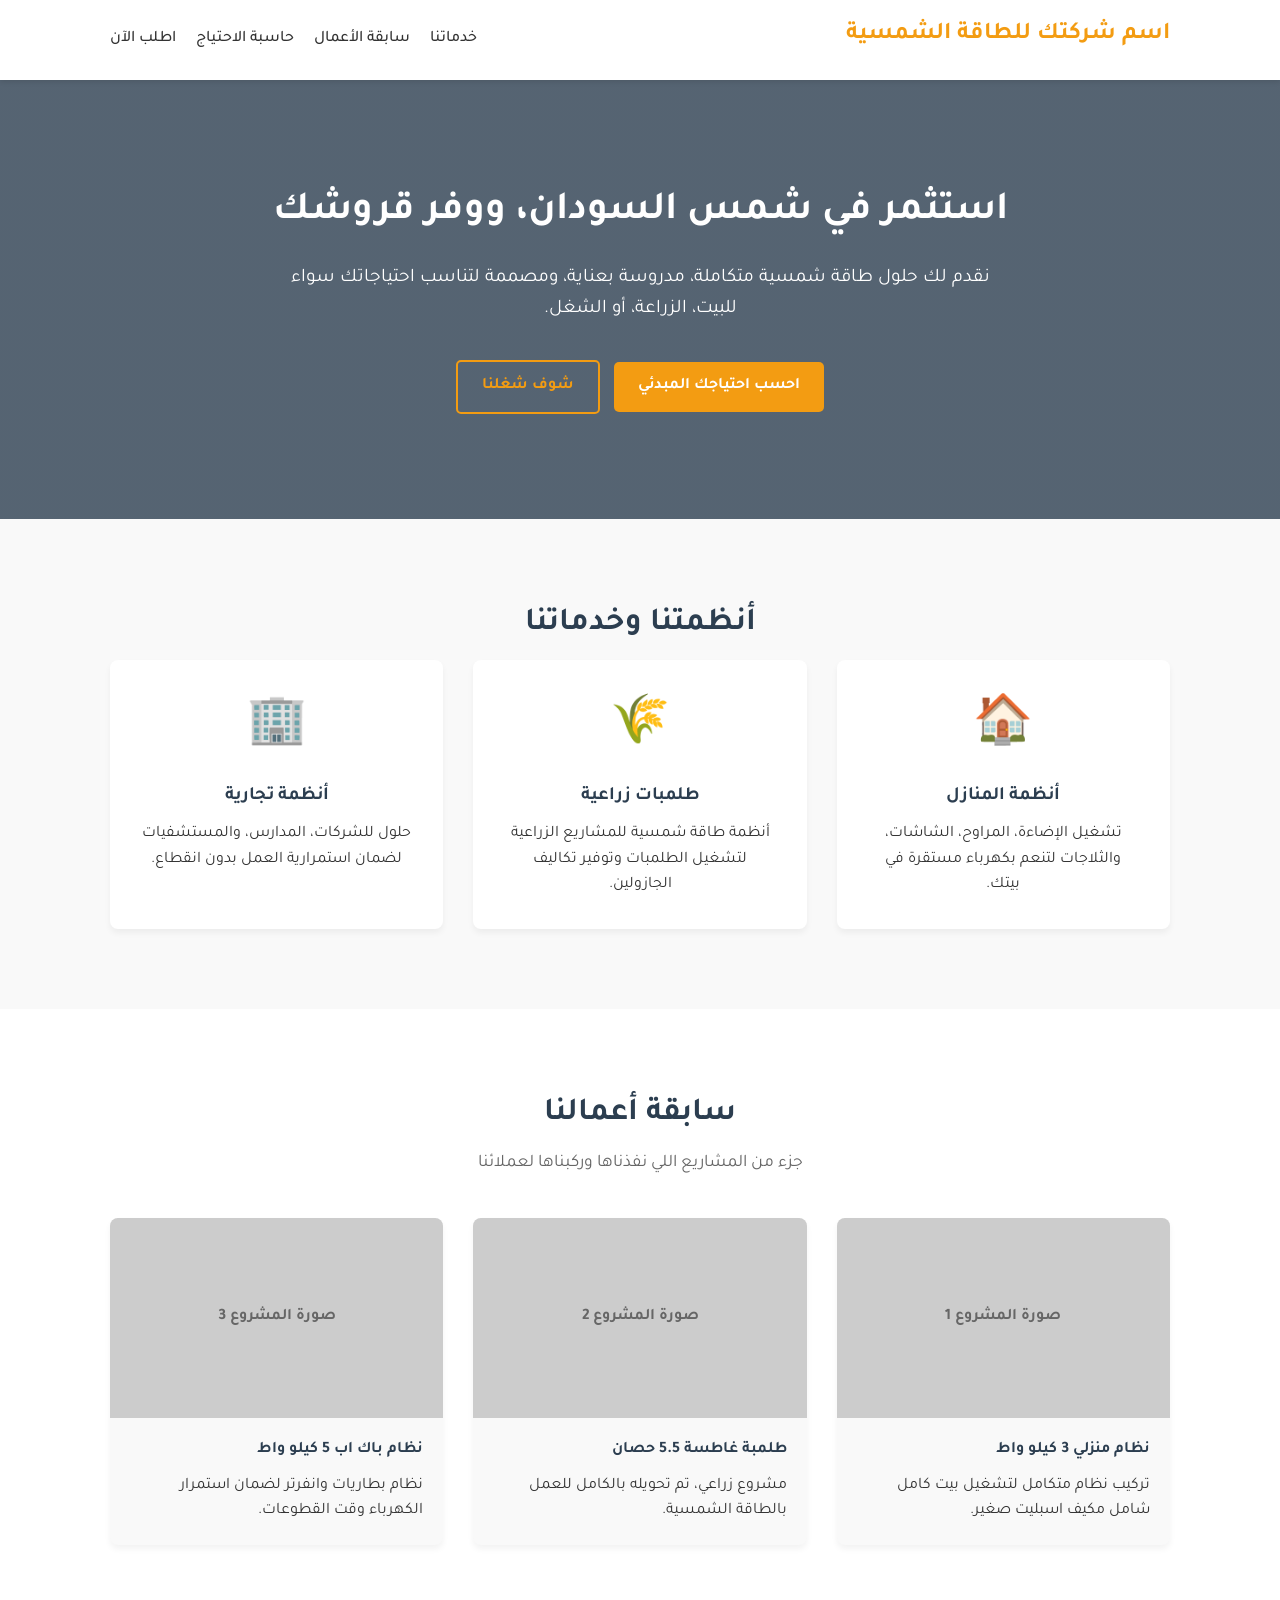
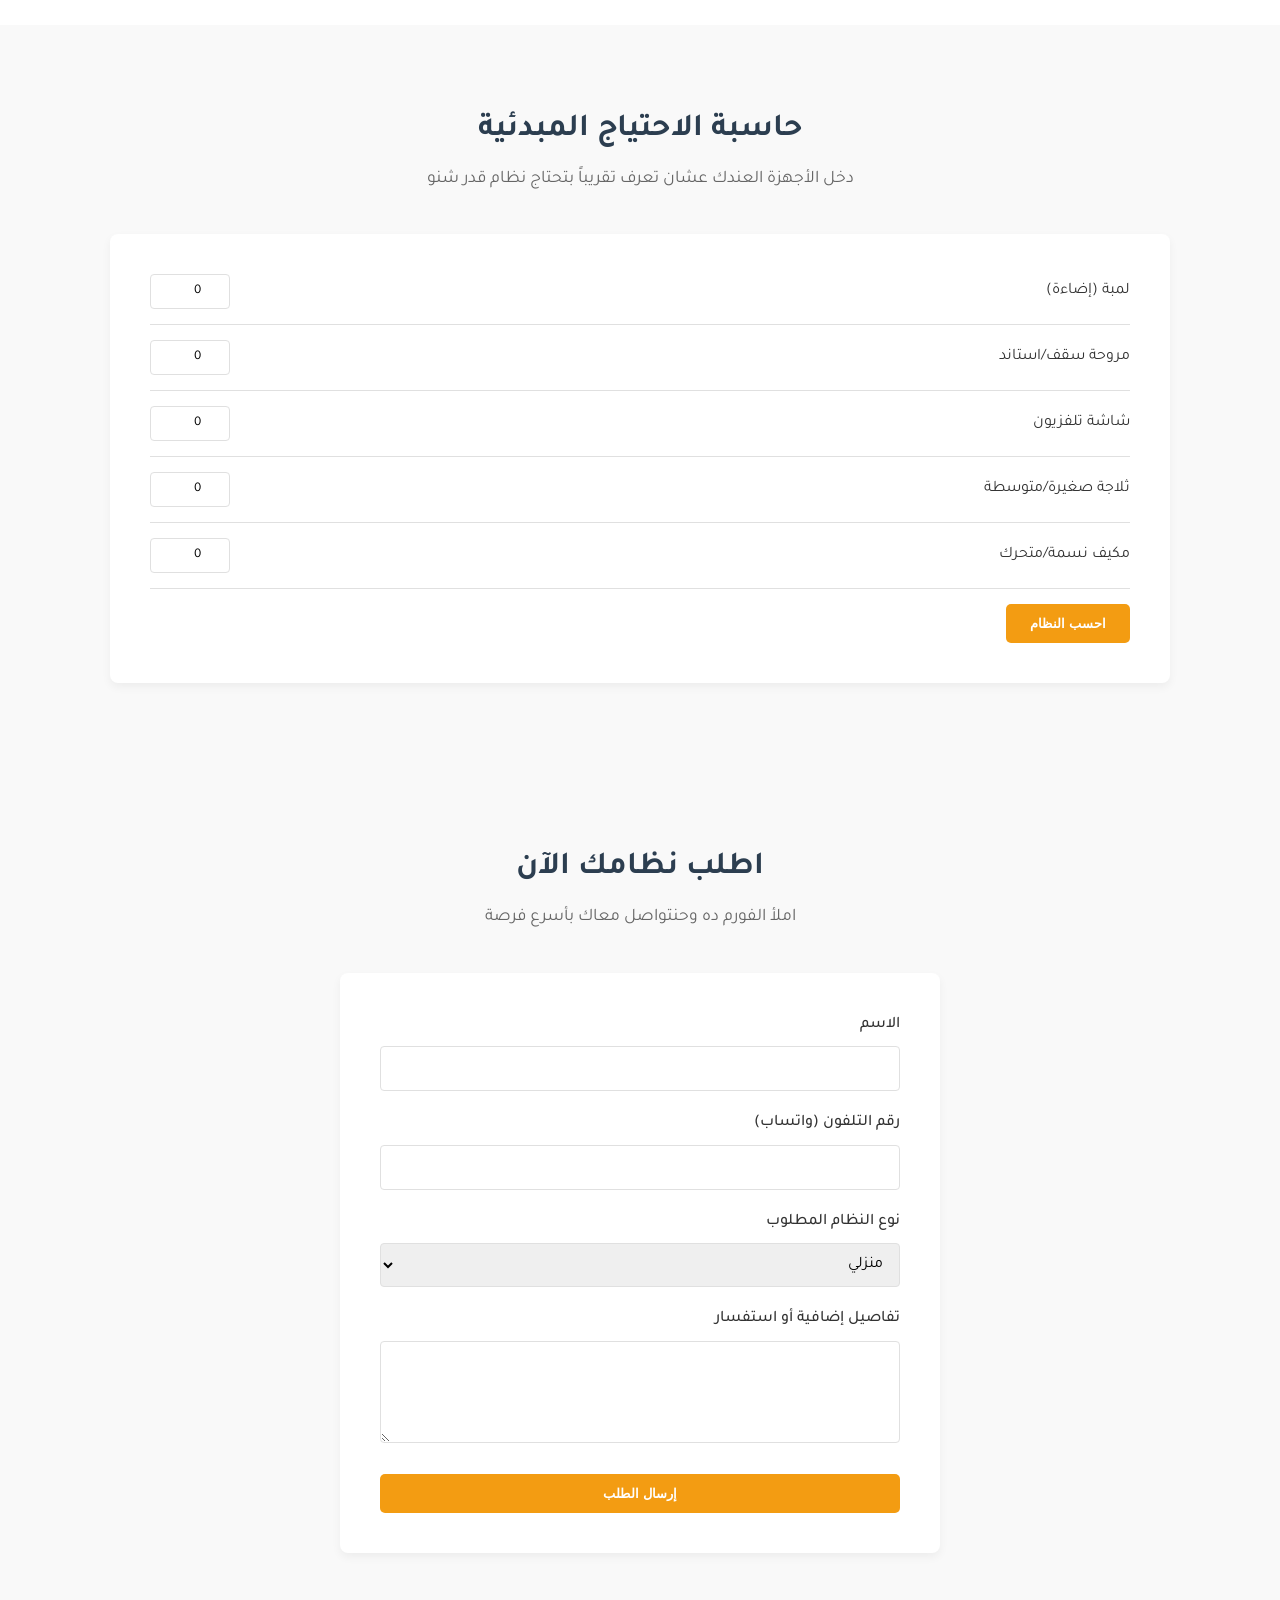
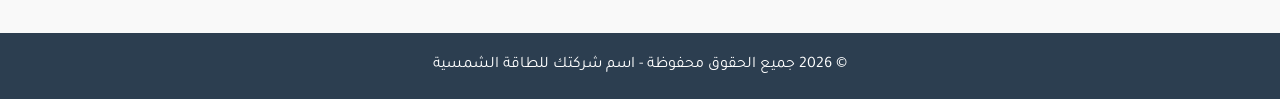
<file: solar.html>
<!DOCTYPE html>
<html lang="ar" dir="rtl">
<head>
    <meta charset="UTF-8">
    <meta name="viewport" content="width=device-width, initial-scale=1.0">
    <title>حلول الطاقة الشمسية</title>
    <link rel="stylesheet" href="solar-style.css">
    <link href="https://fonts.googleapis.com/css2?family=Tajawal:wght@400;500;700;800&display=swap" rel="stylesheet">
</head>
<body>
    <!-- Header -->
    <header class="header">
        <div class="container">
            <h1 class="logo">اسم شركتك للطاقة الشمسية</h1>
            <nav class="nav">
                <ul>
                    <li><a href="#services">خدماتنا</a></li>
                    <li><a href="#portfolio">سابقة الأعمال</a></li>
                    <li><a href="#calculator">حاسبة الاحتياج</a></li>
                    <li><a href="#contact">اطلب الآن</a></li>
                </ul>
            </nav>
        </div>
    </header>

    <!-- Hero Section -->
    <section class="hero">
        <div class="container">
            <div class="hero-content">
                <h2>استثمر في شمس السودان، ووفر قروشك</h2>
                <p>نقدم لك حلول طاقة شمسية متكاملة، مدروسة بعناية، ومصممة لتناسب احتياجاتك سواء للبيت، الزراعة، أو الشغل.</p>
                <a href="#calculator" class="btn btn-primary">احسب احتياجك المبدئي</a>
                <a href="#portfolio" class="btn btn-outline">شوف شغلنا</a>
            </div>
        </div>
    </section>

    <!-- Services Section -->
    <section id="services" class="services">
        <div class="container">
            <h2 class="section-title">أنظمتنا وخدماتنا</h2>
            <div class="services-grid">
                <div class="service-card">
                    <div class="icon">🏠</div>
                    <h3>أنظمة المنازل</h3>
                    <p>تشغيل الإضاءة، المراوح، الشاشات، والثلاجات لتنعم بكهرباء مستقرة في بيتك.</p>
                </div>
                <div class="service-card">
                    <div class="icon">🌾</div>
                    <h3>طلمبات زراعية</h3>
                    <p>أنظمة طاقة شمسية للمشاريع الزراعية لتشغيل الطلمبات وتوفير تكاليف الجازولين.</p>
                </div>
                <div class="service-card">
                    <div class="icon">🏢</div>
                    <h3>أنظمة تجارية</h3>
                    <p>حلول للشركات، المدارس، والمستشفيات لضمان استمرارية العمل بدون انقطاع.</p>
                </div>
            </div>
        </div>
    </section>

    <!-- Portfolio Section -->
    <section id="portfolio" class="portfolio">
        <div class="container">
            <h2 class="section-title">سابقة أعمالنا</h2>
            <p class="section-subtitle">جزء من المشاريع اللي نفذناها وركبناها لعملائنا</p>
            <div class="portfolio-grid">
                <div class="portfolio-item">
                    <div class="portfolio-img bg-placeholder">صورة المشروع 1</div>
                    <div class="portfolio-info">
                        <h4>نظام منزلي 3 كيلو واط</h4>
                        <p>تركيب نظام متكامل لتشغيل بيت كامل شامل مكيف اسبليت صغير.</p>
                    </div>
                </div>
                <div class="portfolio-item">
                    <div class="portfolio-img bg-placeholder">صورة المشروع 2</div>
                    <div class="portfolio-info">
                        <h4>طلمبة غاطسة 5.5 حصان</h4>
                        <p>مشروع زراعي، تم تحويله بالكامل للعمل بالطاقة الشمسية.</p>
                    </div>
                </div>
                <div class="portfolio-item">
                    <div class="portfolio-img bg-placeholder">صورة المشروع 3</div>
                    <div class="portfolio-info">
                        <h4>نظام باك اب 5 كيلو واط</h4>
                        <p>نظام بطاريات وانفرتر لضمان استمرار الكهرباء وقت القطوعات.</p>
                    </div>
                </div>
            </div>
        </div>
    </section>

    <!-- Calculator Section -->
    <section id="calculator" class="calculator">
        <div class="container">
            <h2 class="section-title">حاسبة الاحتياج المبدئية</h2>
            <p class="section-subtitle">دخل الأجهزة العندك عشان تعرف تقريباً بتحتاج نظام قدر شنو</p>
            
            <div class="calc-wrapper">
                <div class="calc-inputs">
                    <div class="appliance-row">
                        <label>لمبة (إضاءة)</label>
                        <input type="number" id="qty-light" min="0" value="0">
                    </div>
                    <div class="appliance-row">
                        <label>مروحة سقف/استاند</label>
                        <input type="number" id="qty-fan" min="0" value="0">
                    </div>
                    <div class="appliance-row">
                        <label>شاشة تلفزيون</label>
                        <input type="number" id="qty-tv" min="0" value="0">
                    </div>
                    <div class="appliance-row">
                        <label>ثلاجة صغيرة/متوسطة</label>
                        <input type="number" id="qty-fridge" min="0" value="0">
                    </div>
                    <div class="appliance-row">
                        <label>مكيف نسمة/متحرك</label>
                        <input type="number" id="qty-ac-water" min="0" value="0">
                    </div>
                    <button id="calculate-btn" class="btn btn-primary">احسب النظام</button>
                </div>
                
                <div class="calc-results" id="calc-results" style="display: none;">
                    <h3>النتيجة التقريبية</h3>
                    <div class="result-box">
                        <p>إجمالي الاستهلاك التقريبي:</p>
                        <strong id="total-watts">0 واط</strong>
                    </div>
                    <div class="result-box">
                        <p>النظام المقترح:</p>
                        <strong id="system-size">0 كيلو واط</strong>
                    </div>
                    <p class="calc-note">* دي حسبة مبدئية جداً عشان تديك فكرة. السعر والتفاصيل الدقيقة بتحتاج دراسة لحالتك.</p>
                </div>
            </div>
        </div>
    </section>

    <!-- Contact Section -->
    <section id="contact" class="contact">
        <div class="container">
            <h2 class="section-title">اطلب نظامك الآن</h2>
            <p class="section-subtitle">املأ الفورم ده وحنتواصل معاك بأسرع فرصة</p>
            
            <form class="contact-form" id="solar-contact-form">
                <div class="form-group">
                    <label for="name">الاسم</label>
                    <input type="text" id="name" required>
                </div>
                <div class="form-group">
                    <label for="phone">رقم التلفون (واتساب)</label>
                    <input type="tel" id="phone" required>
                </div>
                <div class="form-group">
                    <label for="system-type">نوع النظام المطلوب</label>
                    <select id="system-type">
                        <option value="home">منزلي</option>
                        <option value="agri">زراعي</option>
                        <option value="commercial">تجاري</option>
                        <option value="other">أخرى / غير متأكد</option>
                    </select>
                </div>
                <div class="form-group">
                    <label for="message">تفاصيل إضافية أو استفسار</label>
                    <textarea id="message" rows="4"></textarea>
                </div>
                <button type="submit" class="btn btn-primary btn-block">إرسال الطلب</button>
            </form>
        </div>
    </section>

    <!-- Footer -->
    <footer class="footer">
        <div class="container">
            <p>&copy; 2026 جميع الحقوق محفوظة - اسم شركتك للطاقة الشمسية</p>
        </div>
    </footer>

    <script src="solar-script.js"></script>
</body>
</html>
</file>
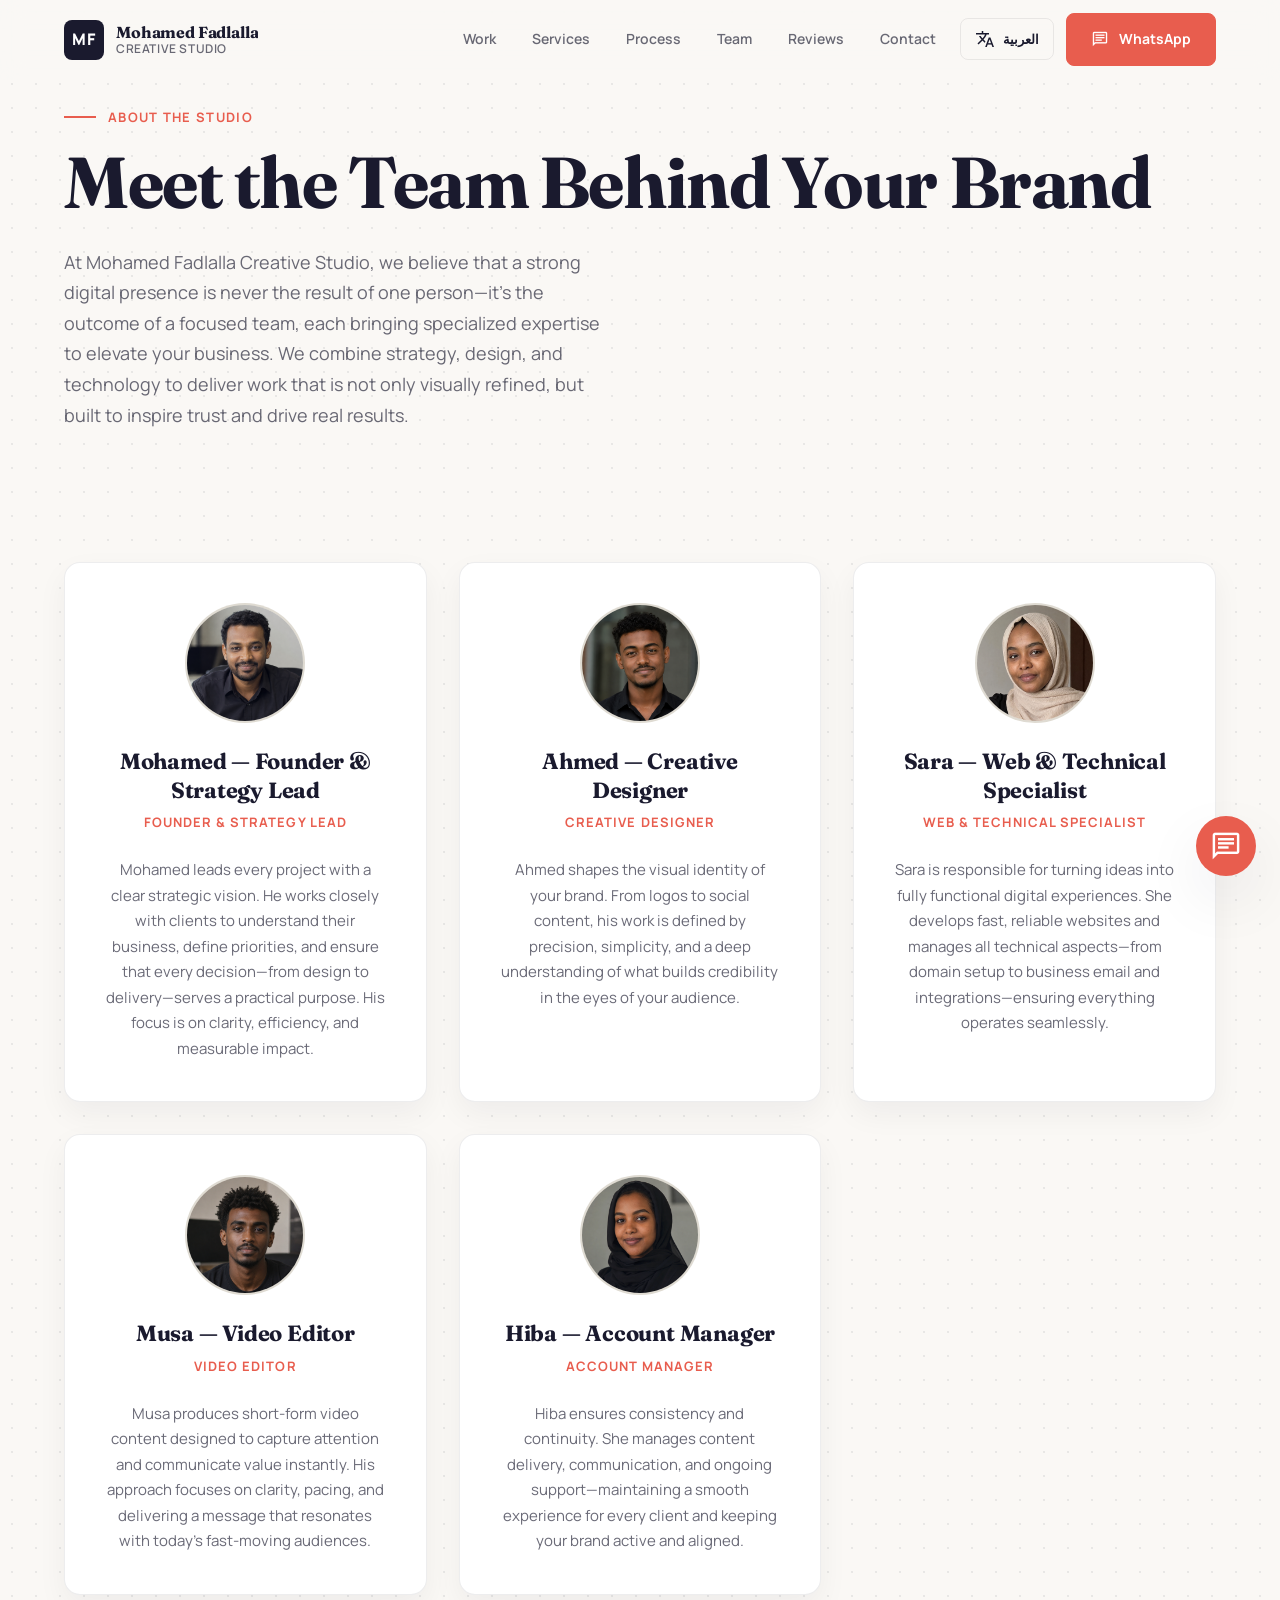
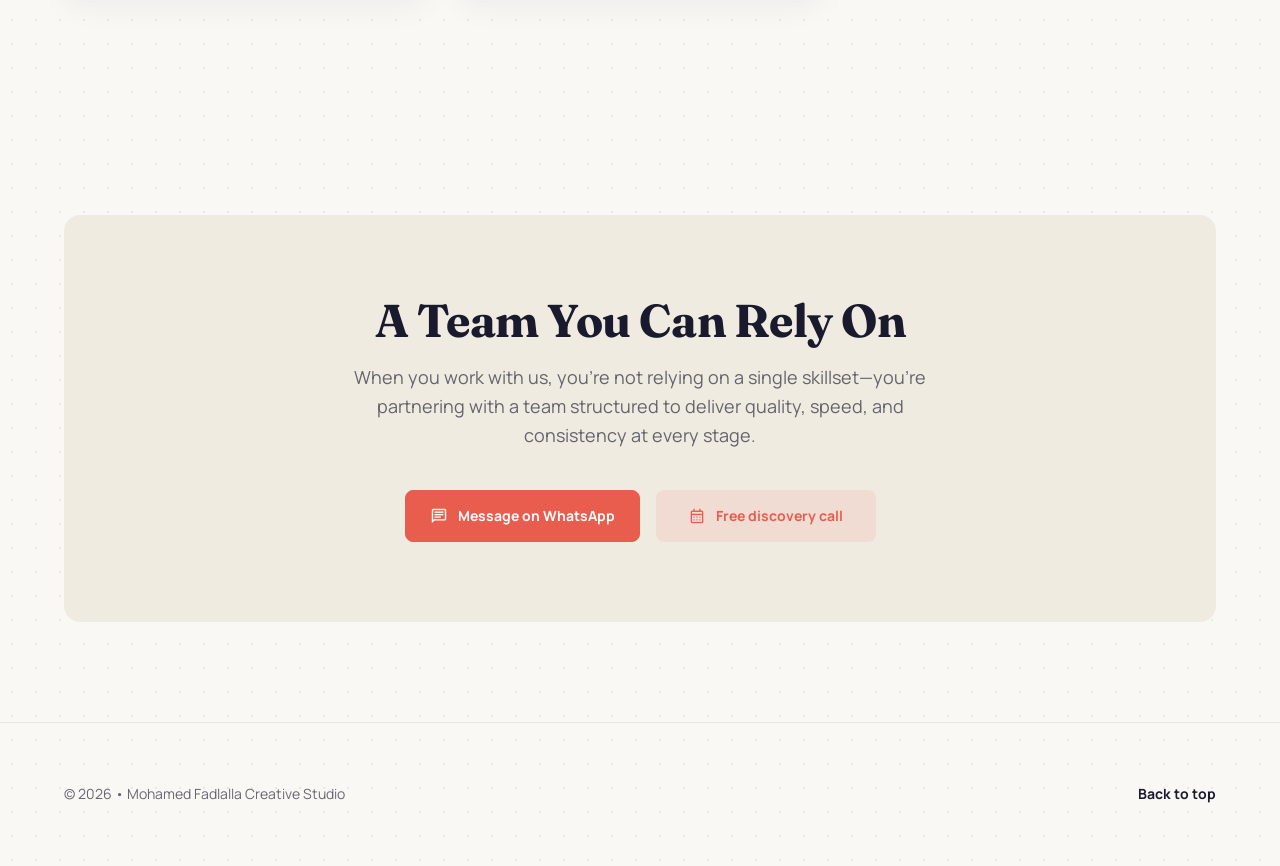
<file: team.html>
<!doctype html>
<html lang="en" dir="ltr">
<head>
  <meta charset="utf-8" />
  <meta name="viewport" content="width=device-width, initial-scale=1" />
  <title data-i18n="team_page_title">Team - Mohamed Fadlalla Creative Studio</title>
  <meta id="metaDescription" name="description" content="Meet the team behind Mohamed Fadlalla Creative Studio — Mohamed, Ahmed, Sara, Musa, and Hiba. Your trusted partners for websites, branding, and digital content." />
  <meta name="theme-color" content="#faf8f5" />
  <meta property="og:title" content="Our Team - Mohamed Fadlalla Creative Studio" />
  <meta property="og:description" content="Meet the dedicated team that delivers professional websites, branding, and digital content." />

  <link rel="icon" href="data:;base64,iVBORw0KGgo=" />

  <link rel="preconnect" href="https://fonts.googleapis.com" />
  <link rel="preconnect" href="https://fonts.gstatic.com" crossorigin />
  <link href="https://fonts.googleapis.com/css2?family=Material+Symbols+Outlined:opsz,wght,FILL,GRAD@20..48,400..700,0..1,-50..200" rel="stylesheet" />
  <link href="https://fonts.googleapis.com/css2?family=Fraunces:opsz,wght@9..144,500..800&family=Manrope:wght@400;500;600;700&family=Noto+Kufi+Arabic:wght@400;500;600;700&display=swap" rel="stylesheet" />

  <link rel="stylesheet" href="style.css" />
</head>
<body>
  <a class="skip-link" href="#main" data-i18n="skip">Skip to content</a>

  <header class="header" id="siteHeader">
    <div class="container header-inner">
      <a class="brand" href="index.html" aria-label="Mohamed Fadlalla Creative Studio">
        <span class="mark" aria-hidden="true">MF</span>
        <span class="brand-copy">
          <span class="brand-name">Mohamed Fadlalla</span>
          <span class="brand-tag" data-i18n="brand_tag">Creative Studio</span>
        </span>
      </a>

      <button id="mobileMenuToggle" class="icon-btn menu-btn" aria-controls="mainNav" aria-expanded="false">
        <span class="material-symbols-outlined" aria-hidden="true">menu</span>
        <span class="sr-only" data-i18n="menu">Menu</span>
      </button>

      <nav class="nav" id="mainNav">
        <a href="index.html#work" class="nav-link" data-i18n="nav_work">Work</a>
        <a href="services.html" class="nav-link" data-i18n="nav_services">Services</a>
        <a href="index.html#process" class="nav-link" data-i18n="nav_process">Process</a>
        <a href="team.html" class="nav-link" data-i18n="nav_team">Team</a>
        <a href="index.html#testimonials" class="nav-link" data-i18n="nav_testimonials">Reviews</a>
        <a href="index.html#contact" class="nav-link" data-i18n="nav_contact">Contact</a>

        <button id="langToggle" class="icon-btn lang-btn" aria-label="Switch language">
          <span class="material-symbols-outlined" aria-hidden="true">translate</span>
          <span class="lang-label" data-i18n="lang_label">العربية</span>
        </button>

        <a id="whatsAppNavCta" href="https://wa.me/249129438898" target="_blank" rel="noopener" class="btn btn-primary nav-cta">
          <span class="material-symbols-outlined" aria-hidden="true">chat</span>
          <span data-i18n="nav_whatsapp">WhatsApp</span>
        </a>
      </nav>
    </div>
  </header>

  <main id="main">
    <section class="section" id="team-hero">
      <div class="container">
        <div class="team-hero reveal">
          <p class="kicker" data-i18n="team_kicker">About the studio</p>
          <h1 class="hero-title" data-i18n="team_title">Meet the Team Behind Your Brand</h1>
          <p class="hero-sub" data-i18n="team_subtitle">At Mohamed Fadlalla Creative Studio, we believe that a strong digital presence is never the result of one person—it's the outcome of a focused team, each bringing specialized expertise to elevate your business. We combine strategy, design, and technology to deliver work that is not only visually refined, but built to inspire trust and drive real results.</p>
        </div>
      </div>
    </section>

    <section class="section team-section" id="team">
      <div class="container">
        <div class="team-grid">
          <!-- Mohamed - Founder & Strategy Lead -->
          <article class="team-card reveal">
            <div class="team-photo" aria-hidden="true">
              <img src="images/mohamed.png" alt="Mohamed" class="team-img" width="400" height="400" loading="lazy" />
            </div>
            <div class="team-content">
              <h2 class="team-name" data-i18n="team_mohamed_name">Mohamed — Founder & Strategy Lead</h2>
              <p class="team-role" data-i18n="team_mohamed_role">Founder & Strategy Lead</p>
              <p class="team-bio" data-i18n="team_mohamed_bio">Mohamed leads every project with a clear strategic vision. He works closely with clients to understand their business, define priorities, and ensure that every decision—from design to delivery—serves a practical purpose. His focus is on clarity, efficiency, and measurable impact.</p>
            </div>
          </article>

          <!-- Ahmed - Creative Designer -->
          <article class="team-card reveal">
            <div class="team-photo" aria-hidden="true">
              <img src="images/ahamed.png" alt="Ahmed" class="team-img" width="400" height="400" loading="lazy" />
            </div>
            <div class="team-content">
              <h2 class="team-name" data-i18n="team_ahmed_name">Ahmed — Creative Designer</h2>
              <p class="team-role" data-i18n="team_ahmed_role">Creative Designer</p>
              <p class="team-bio" data-i18n="team_ahmed_bio">Ahmed shapes the visual identity of your brand. From logos to social content, his work is defined by precision, simplicity, and a deep understanding of what builds credibility in the eyes of your audience.</p>
            </div>
          </article>

          <!-- Sara - Web & Technical Specialist -->
          <article class="team-card reveal">
            <div class="team-photo" aria-hidden="true">
              <img src="images/sara.png" alt="Sara" class="team-img" width="400" height="400" loading="lazy" />
            </div>
            <div class="team-content">
              <h2 class="team-name" data-i18n="team_sara_name">Sara — Web & Technical Specialist</h2>
              <p class="team-role" data-i18n="team_sara_role">Web & Technical Specialist</p>
              <p class="team-bio" data-i18n="team_sara_bio">Sara is responsible for turning ideas into fully functional digital experiences. She develops fast, reliable websites and manages all technical aspects—from domain setup to business email and integrations—ensuring everything operates seamlessly.</p>
            </div>
          </article>

          <!-- Musa - Video Editor -->
          <article class="team-card reveal">
            <div class="team-photo" aria-hidden="true">
              <img src="images/musa.png" alt="Musa" class="team-img" width="400" height="400" loading="lazy" />
            </div>
            <div class="team-content">
              <h2 class="team-name" data-i18n="team_musa_name">Musa — Video Editor</h2>
              <p class="team-role" data-i18n="team_musa_role">Video Editor</p>
              <p class="team-bio" data-i18n="team_musa_bio">Musa produces short-form video content designed to capture attention and communicate value instantly. His approach focuses on clarity, pacing, and delivering a message that resonates with today's fast-moving audiences.</p>
            </div>
          </article>

          <!-- Hiba - Account Manager -->
          <article class="team-card reveal">
            <div class="team-photo" aria-hidden="true">
              <img src="images/hiba.png" alt="Hiba" class="team-img" width="400" height="400" loading="lazy" />
            </div>
            <div class="team-content">
              <h2 class="team-name" data-i18n="team_hiba_name">Hiba — Account Manager</h2>
              <p class="team-role" data-i18n="team_hiba_role">Account Manager</p>
              <p class="team-bio" data-i18n="team_hiba_bio">Hiba ensures consistency and continuity. She manages content delivery, communication, and ongoing support—maintaining a smooth experience for every client and keeping your brand active and aligned.</p>
            </div>
          </article>
        </div>
      </div>
    </section>

    <!-- CTA Section -->
    <section class="section" id="team-cta">
      <div class="container">
        <div class="team-cta reveal">
          <h2 class="section-title" data-i18n="team_cta_title">A Team You Can Rely On</h2>
          <p class="section-sub" data-i18n="team_cta_subtitle">When you work with us, you're not relying on a single skillset—you're partnering with a team structured to deliver quality, speed, and consistency at every stage.</p>
          <div class="team-cta-actions">
            <a href="https://wa.me/249129438898" target="_blank" rel="noopener" class="btn btn-primary">
              <span class="material-symbols-outlined" aria-hidden="true">chat</span>
              <span data-i18n="contact_whatsapp">Message on WhatsApp</span>
            </a>
            <a href="https://calendly.com/mohamedfadlalla/30min" target="_blank" rel="noopener" class="btn btn-soft">
              <span class="material-symbols-outlined" aria-hidden="true">calendar_month</span>
              <span data-i18n="cta_discovery">Free discovery call</span>
            </a>
          </div>
        </div>
      </div>
    </section>
  </main>

  <footer class="footer">
    <div class="container footer-inner">
      <p class="footer-text">
        <span>&copy; <span id="year"></span></span>
        <span class="footer-sep" aria-hidden="true">•</span>
        <span>Mohamed Fadlalla Creative Studio</span>
      </p>
      <a class="footer-link" href="#top" data-i18n="footer_back">Back to top</a>
    </div>
  </footer>

  <a class="float-whatsapp" href="https://wa.me/249129438898" target="_blank" rel="noopener" aria-label="WhatsApp">
    <span class="material-symbols-outlined" aria-hidden="true">chat</span>
  </a>

  <script src="script.js" defer></script>
</body>
</html>
</file>
<file: style.css>
:root {
  /* Warm Editorial Minimal Theme */
  --bg0: #faf8f5;
  --bg1: #f0ebe1;
  --ink: #1a1a2e;
  --muted: rgba(26, 26, 46, 0.65);
  --muted2: rgba(26, 26, 46, 0.45);
  --card: #ffffff;
  --card-hover: #fdfcfa;
  --border: rgba(26, 26, 46, 0.08);
  --shadow: 0 24px 60px rgba(26, 26, 46, 0.08);
  --shadow2: 0 12px 30px rgba(26, 26, 46, 0.05);

  --accent: #e85d4e;
  --accent-hover: #d1493b;
  --accent-light: rgba(232, 93, 78, 0.1);

  --radius-sm: 8px;
  --radius-md: 12px;
  --radius-lg: 16px;
  --radius-xl: 24px;

  --container: 1200px;

  --font-display: "Fraunces", ui-serif, Georgia, serif;
  --font-body: "Manrope", system-ui, -apple-system, "Segoe UI", Roboto, Arial, sans-serif;
  --font-ar: "Noto Kufi Arabic", system-ui, -apple-system, "Segoe UI", Roboto, Arial, sans-serif;

  --ease: cubic-bezier(0.2, 0.85, 0.2, 1);
  --ease2: cubic-bezier(0.2, 0.8, 0.2, 1);

  --header-h: 80px;
}

html[lang="ar"] {
  --font-display: var(--font-ar);
  --font-body: var(--font-ar);
}

*,
*::before,
*::after {
  box-sizing: border-box;
}

html {
  scroll-behavior: smooth;
}

body {
  margin: 0;
  font-family: var(--font-body);
  color: var(--ink);
  background-color: var(--bg0);
  background-image: radial-gradient(var(--border) 1px, transparent 1px);
  background-size: 24px 24px;
  min-height: 100vh;
  line-height: 1.6;
  -webkit-font-smoothing: antialiased;
  -moz-osx-font-smoothing: grayscale;
  overflow-x: hidden;
}

a {
  color: inherit;
  text-decoration: none;
}

:focus-visible {
  outline: 2px solid var(--accent);
  outline-offset: 3px;
}

.container {
  max-width: var(--container);
  margin: 0 auto;
  padding: 0 24px;
}

.sr-only {
  position: absolute;
  width: 1px;
  height: 1px;
  padding: 0;
  margin: -1px;
  overflow: hidden;
  clip: rect(0, 0, 0, 0);
  white-space: nowrap;
  border: 0;
}

.skip-link {
  position: absolute;
  top: 10px;
  left: 10px;
  z-index: 2000;
  padding: 10px 12px;
  border-radius: var(--radius-sm);
  background: var(--card);
  border: 1px solid var(--border);
  color: var(--ink);
  transform: translateY(-160%);
  transition: transform 180ms var(--ease);
}

.skip-link:focus {
  transform: translateY(0);
  outline: none;
}

.header {
  position: fixed;
  inset: 0 0 auto 0;
  height: var(--header-h);
  z-index: 1000;
  background: rgba(250, 248, 245, 0.85);
  border-bottom: 1px solid transparent;
  backdrop-filter: blur(12px);
  transform: translateY(0);
  transition: transform 220ms var(--ease), background 220ms var(--ease), border-color 220ms var(--ease);
}

.header--scrolled {
  background: rgba(250, 248, 245, 0.95);
  border-color: var(--border);
  box-shadow: 0 4px 20px rgba(0,0,0,0.03);
}

.header--hidden {
  transform: translateY(-110%);
}

.header-inner {
  height: 100%;
  display: flex;
  align-items: center;
  justify-content: space-between;
  gap: 14px;
}

.brand {
  display: inline-flex;
  align-items: center;
  gap: 12px;
  min-width: 0;
}

.mark {
  width: 40px;
  height: 40px;
  border-radius: var(--radius-sm);
  display: inline-flex;
  align-items: center;
  justify-content: center;
  font-weight: 800;
  letter-spacing: 0.04em;
  color: #fff;
  background-color: var(--ink);
  flex: 0 0 auto;
}

.brand-copy {
  display: flex;
  flex-direction: column;
  line-height: 1.1;
  min-width: 0;
}

.brand-name {
  font-family: var(--font-display);
  font-weight: 700;
  font-size: 16px;
  letter-spacing: -0.01em;
  white-space: nowrap;
  overflow: hidden;
  text-overflow: ellipsis;
}

.brand-tag {
  font-size: 12px;
  color: var(--muted);
  white-space: nowrap;
  overflow: hidden;
  text-overflow: ellipsis;
  text-transform: uppercase;
  letter-spacing: 0.05em;
  font-weight: 600;
}

.nav {
  display: flex;
  align-items: center;
  gap: 12px;
}

.nav-link {
  font-weight: 600;
  font-size: 14px;
  color: var(--muted);
  padding: 8px 12px;
  border-radius: var(--radius-sm);
  transition: background 180ms var(--ease), color 180ms var(--ease);
}

.nav-link:hover {
  background: var(--border);
  color: var(--ink);
}

.icon-btn {
  display: inline-flex;
  align-items: center;
  justify-content: center;
  gap: 8px;
  padding: 10px;
  border-radius: var(--radius-sm);
  border: 1px solid var(--border);
  background: transparent;
  color: var(--ink);
  cursor: pointer;
  transition: all 180ms var(--ease);
}

.icon-btn:hover {
  background: var(--border);
}

.icon-btn:active {
  transform: translateY(1px);
}

.icon-btn .material-symbols-outlined {
  font-size: 20px;
  line-height: 1;
}

.menu-btn {
  display: none;
}

.lang-btn {
  padding: 10px 14px;
}

.lang-label {
  font-size: 13px;
  font-weight: 700;
}

.btn {
  display: inline-flex;
  align-items: center;
  justify-content: center;
  gap: 10px;
  border: 1px solid transparent;
  border-radius: var(--radius-sm);
  padding: 14px 24px;
  font-weight: 700;
  font-size: 14px;
  cursor: pointer;
  transition: all 180ms var(--ease);
  user-select: none;
}

.btn .material-symbols-outlined {
  font-size: 18px;
  line-height: 1;
}

.btn-primary {
  background: var(--accent);
  color: #fff;
  border-color: var(--accent);
}

.btn-primary:hover {
  background: var(--accent-hover);
  border-color: var(--accent-hover);
  transform: translateY(-2px);
  box-shadow: 0 8px 20px rgba(232, 93, 78, 0.2);
}

.btn-soft {
  background: var(--accent-light);
  color: var(--accent);
}

.btn-soft:hover {
  background: rgba(232, 93, 78, 0.15);
  transform: translateY(-2px);
}

.btn-ghost {
  background: transparent;
  border-color: var(--ink);
  color: var(--ink);
}

.btn-ghost:hover {
  background: var(--ink);
  color: #fff;
}

.hero {
  padding: calc(var(--header-h) + 80px) 0 80px;
  position: relative;
}

.hero-grid {
  display: grid;
  grid-template-columns: 1.2fr 0.8fr;
  gap: 60px;
  align-items: center;
}

.kicker {
  margin: 0 0 16px;
  display: inline-flex;
  align-items: center;
  gap: 12px;
  color: var(--accent);
  font-weight: 700;
  font-size: 13px;
  letter-spacing: 0.1em;
  text-transform: uppercase;
}

.kicker::before {
  content: "";
  width: 32px;
  height: 2px;
  background: var(--accent);
}

.hero-title {
  margin: 0 0 24px;
  font-family: var(--font-display);
  font-weight: 700;
  letter-spacing: -0.02em;
  line-height: 1.1;
  font-size: clamp(42px, 6vw, 72px);
}

.hero-sub {
  margin: 0 0 32px;
  color: var(--muted);
  font-size: 18px;
  line-height: 1.7;
  max-width: 50ch;
}

.hero-badges {
  display: flex;
  flex-wrap: wrap;
  gap: 10px;
  margin: 0 0 40px;
}

.badge {
  padding: 8px 16px;
  border-radius: 999px;
  border: 1px solid var(--border);
  background: var(--card);
  color: var(--ink);
  font-weight: 600;
  font-size: 13px;
}

.hero-actions {
  display: flex;
  flex-wrap: wrap;
  gap: 16px;
  margin: 0 0 48px;
}

.proof {
  display: grid;
  grid-template-columns: repeat(4, minmax(0, 1fr));
  gap: 20px;
  padding-top: 40px;
  border-top: 1px solid var(--border);
}

.proof-item {
  display: flex;
  flex-direction: column;
  gap: 4px;
}

.proof-num {
  font-family: var(--font-display);
  font-weight: 700;
  font-size: 28px;
  letter-spacing: -0.02em;
  color: var(--ink);
}

.proof-label {
  font-size: 13px;
  font-weight: 600;
  color: var(--muted);
  text-transform: uppercase;
  letter-spacing: 0.05em;
}

.hero-panel {
  display: flex;
  flex-direction: column;
  gap: 24px;
}

.quote-card,
.panel-card,
.work-card,
.service-card,
.edu-card,
.pain-card,
.contact-card {
  background: var(--card);
  border: 1px solid var(--border);
  border-radius: var(--radius-lg);
  box-shadow: var(--shadow2);
}

.panel-card {
  padding: 24px;
}

.panel-top {
  display: flex;
  align-items: center;
  justify-content: space-between;
  gap: 12px;
  margin-bottom: 24px;
  padding-bottom: 16px;
  border-bottom: 1px solid var(--border);
}

.panel-title {
  font-family: var(--font-display);
  font-weight: 700;
  font-size: 18px;
  color: var(--ink);
}

.panel-pill {
  display: inline-flex;
  align-items: center;
  gap: 8px;
  padding: 6px 12px;
  border-radius: 999px;
  background: var(--bg1);
  color: var(--ink);
  font-weight: 600;
  font-size: 12px;
}

.dot {
  width: 6px;
  height: 6px;
  border-radius: 999px;
  background: var(--accent);
}

.panel-grid {
  display: grid;
  grid-template-columns: repeat(2, minmax(0, 1fr));
  gap: 16px;
}

.tile {
  display: flex;
  flex-direction: column;
  gap: 12px;
  padding: 16px;
  border-radius: var(--radius-md);
  background: var(--bg0);
  border: 1px solid transparent;
}

.tile-icon {
  color: var(--accent);
}

.tile-icon .material-symbols-outlined {
  font-size: 24px;
}

.tile-title {
  font-weight: 700;
  font-size: 14px;
}

.tile-sub {
  font-size: 13px;
  color: var(--muted);
  line-height: 1.4;
}

.quote-card {
  padding: 32px;
}

.quote-title {
  margin: 0 0 8px;
  font-family: var(--font-display);
  font-weight: 700;
  font-size: 28px;
}

.quote-sub {
  margin: 0 0 24px;
  color: var(--muted);
  font-size: 15px;
}

.quote-form {
  display: grid;
  gap: 20px;
}

.field {
  display: grid;
  gap: 8px;
}

.field-label {
  font-size: 12px;
  font-weight: 700;
  letter-spacing: 0.05em;
  text-transform: uppercase;
  color: var(--ink);
}

select,
textarea {
  width: 100%;
  border-radius: var(--radius-sm);
  border: 1px solid var(--border);
  background: var(--bg0);
  color: var(--ink);
  padding: 14px 16px;
  font-family: var(--font-body);
  font-size: 15px;
  outline: none;
  transition: all 180ms var(--ease);
}

select:focus,
textarea:focus {
  border-color: var(--accent);
  box-shadow: 0 0 0 3px var(--accent-light);
  background: #fff;
}

textarea {
  resize: vertical;
  min-height: 120px;
}

.quote-actions {
  display: flex;
  flex-direction: column;
  gap: 12px;
  margin-top: 8px;
}

.quote-actions .btn {
  width: 100%;
}

.fineprint {
  margin: 0;
  color: var(--muted);
  font-size: 13px;
  text-align: center;
}

.section {
  padding: 100px 0;
}

.section-head {
  margin-bottom: 48px;
  max-width: 700px;
}

.section-title {
  margin: 0 0 16px;
  font-family: var(--font-display);
  font-weight: 700;
  letter-spacing: -0.01em;
  line-height: 1.15;
  font-size: clamp(32px, 4vw, 46px);
}

.section-sub {
  margin: 0;
  color: var(--muted);
  font-size: 18px;
  line-height: 1.6;
}

/* Pain Points Band */
.pain-grid {
  display: grid;
  grid-template-columns: repeat(4, 1fr);
  gap: 24px;
}

.pain-card {
  padding: 32px 24px;
  text-align: center;
  transition: transform 180ms var(--ease);
}

.pain-card:hover {
  transform: translateY(-4px);
  box-shadow: var(--shadow);
}

.pain-icon {
  width: 64px;
  height: 64px;
  margin: 0 auto 20px;
  display: flex;
  align-items: center;
  justify-content: center;
  background: var(--bg0);
  border-radius: 50%;
  color: var(--accent);
}

.pain-icon .material-symbols-outlined {
  font-size: 32px;
}

.pain-title {
  margin: 0 0 12px;
  font-family: var(--font-display);
  font-weight: 700;
  font-size: 18px;
  line-height: 1.3;
}

.pain-desc {
  margin: 0;
  color: var(--muted);
  font-size: 14px;
}

/* Educational */
.edu-grid {
  display: grid;
  grid-template-columns: repeat(3, 1fr);
  gap: 32px;
}

.edu-card {
  padding: 40px 32px;
}

.edu-icon {
  color: var(--ink);
  margin-bottom: 24px;
}

.edu-icon .material-symbols-outlined {
  font-size: 40px;
}

.edu-title {
  margin: 0 0 16px;
  font-family: var(--font-display);
  font-weight: 700;
  font-size: 22px;
}

.edu-desc {
  margin: 0;
  color: var(--muted);
  font-size: 16px;
}

/* Work */
.work-grid {
  display: grid;
  grid-template-columns: repeat(2, 1fr);
  gap: 32px;
}

.work-card {
  padding: 40px;
  display: flex;
  flex-direction: column;
  gap: 20px;
  min-height: 280px;
  transition: transform 180ms var(--ease), box-shadow 180ms var(--ease);
  position: relative;
  overflow: hidden;
}

.work-card::before {
  content: "";
  position: absolute;
  top: 0;
  left: 0;
  width: 4px;
  height: 100%;
  background: var(--accent);
  opacity: 0;
  transition: opacity 180ms var(--ease);
}

.work-card:hover {
  transform: translateY(-4px);
  box-shadow: var(--shadow);
}

.work-card:hover::before {
  opacity: 1;
}

.work-top {
  display: flex;
  align-items: center;
  justify-content: space-between;
  gap: 16px;
}

.work-title {
  font-family: var(--font-display);
  font-weight: 700;
  font-size: 24px;
}

.work-pill {
  padding: 6px 14px;
  border-radius: 999px;
  background: var(--bg0);
  border: 1px solid var(--border);
  color: var(--ink);
  font-weight: 600;
  font-size: 12px;
  text-transform: uppercase;
  letter-spacing: 0.05em;
}

.work-desc {
  margin: 0;
  color: var(--muted);
  font-size: 16px;
  line-height: 1.6;
}

.work-meta {
  margin-top: auto;
  display: inline-flex;
  align-items: center;
  gap: 8px;
  color: var(--accent);
  font-weight: 700;
  font-size: 14px;
}

.work-card--static {
  grid-column: 1 / -1;
  background: var(--bg1);
  flex-direction: row;
  align-items: center;
  justify-content: space-between;
  min-height: auto;
}

.work-card--static::before {
  display: none;
}

.work-card--static:hover {
  transform: none;
  box-shadow: var(--shadow2);
}

.work-card--static .work-desc {
  max-width: 600px;
  margin: 0 24px;
}

.work-actions {
  display: flex;
  gap: 12px;
  margin: 0;
}

/* Services */
.service-grid {
  display: grid;
  grid-template-columns: repeat(3, 1fr);
  gap: 24px;
}

.service-card {
  padding: 32px;
  background: transparent;
  border: none;
  box-shadow: none;
  border-top: 2px solid var(--border);
  border-radius: 0;
  transition: border-color 180ms var(--ease);
}

.service-card:hover {
  border-color: var(--accent);
}

.service-icon {
  margin-bottom: 20px;
  color: var(--ink);
}

.service-icon .material-symbols-outlined {
  font-size: 32px;
}

.service-title {
  margin: 0 0 12px;
  font-family: var(--font-display);
  font-weight: 700;
  font-size: 20px;
}

.service-desc {
  margin: 0;
  color: var(--muted);
  font-size: 15px;
}

/* Process Timeline */
.steps {
  display: grid;
  gap: 40px;
  position: relative;
  padding-left: 24px;
}

.steps::before {
  content: "";
  position: absolute;
  top: 0;
  bottom: 0;
  left: 0;
  width: 2px;
  background: var(--border);
}

.step {
  position: relative;
  padding: 0;
  background: transparent;
  border: none;
  box-shadow: none;
}

.step-num {
  position: absolute;
  left: -40px;
  top: 0;
  width: 32px;
  height: 32px;
  border-radius: 50%;
  background: var(--accent);
  color: #fff;
  display: flex;
  align-items: center;
  justify-content: center;
  font-family: var(--font-display);
  font-weight: 700;
  font-size: 16px;
  box-shadow: 0 0 0 8px var(--bg0);
}

.step-title {
  margin: 0 0 12px;
  font-family: var(--font-display);
  font-weight: 700;
  font-size: 24px;
}

.step-content {
  padding-left: 16px;
}

.step-desc {
  margin: 0;
  color: var(--muted);
  font-size: 16px;
  max-width: 600px;
}

/* Discovery Banner */
.discovery-card {
  padding: 60px;
  display: flex;
  align-items: center;
  justify-content: space-between;
  gap: 40px;
  background: var(--ink);
  color: #fff;
  border: none;
}

.discovery-card .section-title,
.discovery-card .section-sub {
  color: #fff;
}

.discovery-card .section-sub {
  opacity: 0.8;
}

.discovery-actions {
  display: flex;
  flex-direction: column;
  gap: 16px;
  min-width: 240px;
}

.discovery-actions .btn-ghost {
  border-color: rgba(255,255,255,0.2);
  color: #fff;
}

.discovery-actions .btn-ghost:hover {
  background: rgba(255,255,255,0.1);
  border-color: #fff;
}

/* Testimonials */
.quote-grid {
  display: grid;
  grid-template-columns: repeat(2, 1fr);
  gap: 40px;
}

.quote-item {
  margin: 0;
  padding: 40px;
  background: var(--bg1);
  border-radius: var(--radius-lg);
  position: relative;
}

.quote-item::before {
  content: "“";
  position: absolute;
  top: 20px;
  left: 20px;
  font-family: var(--font-display);
  font-size: 80px;
  line-height: 1;
  color: var(--accent-light);
}

.quote-text {
  margin: 0 0 24px;
  font-family: var(--font-display);
  font-size: 20px;
  line-height: 1.6;
  position: relative;
  z-index: 1;
}

.quote-by {
  display: flex;
  flex-direction: column;
  gap: 4px;
}

.quote-name {
  font-weight: 700;
  font-size: 16px;
}

.quote-role {
  color: var(--muted);
  font-size: 14px;
}

/* Contact */
.contact-card {
  padding: 60px;
  display: flex;
  align-items: center;
  justify-content: space-between;
  gap: 40px;
  background: var(--bg1);
  border: none;
}

.contact-actions {
  display: flex;
  gap: 16px;
}

/* Footer */
.footer {
  padding: 60px 0;
  border-top: 1px solid var(--border);
}

.footer-inner {
  display: flex;
  align-items: center;
  justify-content: space-between;
}

.footer-text {
  margin: 0;
  color: var(--muted);
  font-size: 14px;
}

.footer-link {
  font-weight: 700;
  font-size: 14px;
  color: var(--ink);
}

  .footer-link:hover {
    color: var(--accent);
  }

  /* Services Page */
  .services-hero {
    padding-top: calc(var(--header-h) + 60px);
    padding-bottom: 40px;
  }

  .services-hero-inner {
    max-width: 800px;
  }

  .nav-link--active {
    color: var(--ink);
  }

  .nav-link--active::after {
    content: "";
    display: block;
    height: 2px;
    background: var(--accent);
    margin-top: 2px;
    border-radius: 1px;
  }

  .packages-grid {
    display: grid;
    grid-template-columns: repeat(3, 1fr);
    gap: 24px;
    margin-bottom: 32px;
  }

  .package-card {
    background: var(--card);
    border: 1px solid var(--border);
    border-radius: var(--radius-lg);
    padding: 32px 28px;
    display: flex;
    flex-direction: column;
    gap: 16px;
    box-shadow: var(--shadow2);
    position: relative;
    transition: transform 180ms var(--ease), box-shadow 180ms var(--ease);
  }

  .package-card:hover {
    transform: translateY(-4px);
    box-shadow: var(--shadow);
  }

  .package-card--featured {
    border-color: var(--accent);
    border-width: 2px;
  }

  .package-badge {
    position: absolute;
    top: -12px;
    left: 50%;
    transform: translateX(-50%);
    background: var(--accent);
    color: #fff;
    font-size: 11px;
    font-weight: 700;
    text-transform: uppercase;
    letter-spacing: 0.08em;
    padding: 4px 16px;
    border-radius: 999px;
    white-space: nowrap;
  }

  .package-icon {
    color: var(--accent);
  }

  .package-icon .material-symbols-outlined {
    font-size: 28px;
  }

  .package-name {
    margin: 0;
    font-family: var(--font-display);
    font-weight: 700;
    font-size: 20px;
  }

  .package-desc {
    margin: 0;
    color: var(--muted);
    font-size: 14px;
    line-height: 1.6;
  }

  .package-features {
    margin: auto 0 0;
    padding: 0;
    list-style: none;
    display: flex;
    flex-direction: column;
    gap: 10px;
  }

  .package-features li {
    padding-left: 24px;
    position: relative;
    font-size: 14px;
    line-height: 1.5;
    color: var(--ink);
  }

  .package-features li::before {
    content: "";
    position: absolute;
    left: 0;
    top: 6px;
    width: 8px;
    height: 8px;
    border-radius: 50%;
    background: var(--accent-light);
    border: 2px solid var(--accent);
  }

  .packages-cta {
    text-align: center;
    padding-top: 8px;
  }

  /* AI Services */
  .ai-grid {
    display: grid;
    grid-template-columns: repeat(2, 1fr);
    gap: 32px;
  }

  .ai-card {
    background: var(--card);
    border: 1px solid var(--border);
    border-radius: var(--radius-lg);
    padding: 40px 32px;
    box-shadow: var(--shadow2);
    transition: transform 180ms var(--ease), box-shadow 180ms var(--ease);
  }

  .ai-card:hover {
    transform: translateY(-4px);
    box-shadow: var(--shadow);
  }

  .ai-icon {
    margin-bottom: 24px;
    color: var(--accent);
  }

  .ai-icon .material-symbols-outlined {
    font-size: 40px;
  }

  .ai-title {
    margin: 0 0 16px;
    font-family: var(--font-display);
    font-weight: 700;
    font-size: 24px;
    line-height: 1.2;
  }

  .ai-desc {
    margin: 0 0 24px;
    color: var(--muted);
    font-size: 15px;
    line-height: 1.7;
  }

  .ai-tiers {
    display: flex;
    flex-direction: column;
    gap: 16px;
  }

  .ai-tier {
    padding: 16px;
    background: var(--bg0);
    border-radius: var(--radius-sm);
    border: 1px solid var(--border);
  }

  .ai-tier-name {
    display: block;
    font-weight: 700;
    font-size: 14px;
    margin-bottom: 4px;
    color: var(--accent);
  }

  .ai-tier-desc {
    display: block;
    font-size: 13px;
    color: var(--muted);
    line-height: 1.5;
  }

  /* Custom Request */
  .custom-card {
    text-align: center;
    background: var(--card);
    border: 1px solid var(--border);
    border-radius: var(--radius-lg);
    padding: 80px 40px;
    box-shadow: var(--shadow2);
  }

  .custom-icon {
    margin-bottom: 24px;
    color: var(--ink);
  }

  .custom-icon .material-symbols-outlined {
    font-size: 64px;
  }

  .custom-card .section-title {
    margin: 0 auto 16px;
    max-width: 600px;
  }

  .custom-card .section-sub {
    margin: 0 auto 40px;
    max-width: 600px;
  }

  .custom-actions {
    display: flex;
    flex-wrap: wrap;
    gap: 16px;
    justify-content: center;
    margin-bottom: 24px;
  }

  .custom-note {
    margin: 0;
    color: var(--muted2);
    font-size: 14px;
  }

  /* Team Page */
  .team-section {
    padding-top: 0;
    padding-bottom: 80px;
  }

  .team-grid {
    display: grid;
    grid-template-columns: repeat(auto-fit, minmax(360px, 1fr));
    gap: 32px;
  }

  .team-card {
    background: var(--card);
    border: 1px solid var(--border);
    border-radius: var(--radius-lg);
    box-shadow: var(--shadow2);
    padding: 40px;
    display: flex;
    flex-direction: column;
    align-items: center;
    text-align: center;
    transition: transform 180ms var(--ease), box-shadow 180ms var(--ease);
  }

  .team-card:hover {
    transform: translateY(-4px);
    box-shadow: var(--shadow);
  }

  .team-photo {
    position: relative;
    width: 120px;
    height: 120px;
    border-radius: 50%;
    background: var(--bg1);
    border: 2px solid var(--border);
    display: flex;
    align-items: center;
    justify-content: center;
    margin-bottom: 24px;
    overflow: hidden;
  }

  .team-img {
    width: 100%;
    height: 100%;
    object-fit: cover;
    display: block;
  }

  .team-photo .material-symbols-outlined {
    font-size: 64px;
    color: var(--muted2);
    opacity: 0.3;
    position: absolute;
  }

  .team-initial {
    font-family: var(--font-display);
    font-weight: 700;
    font-size: 48px;
    color: var(--ink);
    line-height: 1;
  }

  .team-content {
    display: flex;
    flex-direction: column;
    gap: 8px;
  }

  .team-name {
    margin: 0;
    font-family: var(--font-display);
    font-weight: 700;
    letter-spacing: -0.01em;
    font-size: 22px;
    line-height: 1.3;
    color: var(--ink);
  }

  .team-role {
    margin: 0 0 16px;
    color: var(--accent);
    font-weight: 700;
    font-size: 13px;
    text-transform: uppercase;
    letter-spacing: 0.08em;
  }

  .team-bio {
    margin: 0;
    color: var(--muted);
    font-size: 15px;
    line-height: 1.7;
  }

  .team-cta {
    text-align: center;
    background: var(--bg1);
    padding: 80px 60px;
    border-radius: var(--radius-lg);
    margin-top: 40px;
  }

  .team-cta .section-title {
    margin: 0 0 16px;
    max-width: 700px;
    margin-left: auto;
    margin-right: auto;
  }

  .team-cta .section-sub {
    margin: 0 0 40px;
    max-width: 600px;
    margin-left: auto;
    margin-right: auto;
  }

  .team-cta-actions {
    display: flex;
    flex-wrap: wrap;
    gap: 16px;
    justify-content: center;
  }

  .team-cta .btn {
    min-width: 220px;
  }

  /* Responsive Team */
  @media (max-width: 768px) {
    .team-hero {
      padding-top: 100px;
      padding-bottom: 48px;
    }

    .team-grid {
      grid-template-columns: 1fr;
      gap: 28px;
    }

    .team-card {
      padding: 32px 24px;
    }

    .team-photo {
      width: 100px;
      height: 100px;
    }

    .team-img {
      width: 100%;
      height: 100%;
      object-fit: cover;
      display: block;
    }

    .team-photo .material-symbols-outlined {
      font-size: 56px;
    }

    .team-initial {
      font-size: 40px;
    }

    .team-cta {
      padding: 60px 24px;
    }

    .team-cta-actions {
      flex-direction: column;
      align-items: center;
    }

    .team-cta .btn {
      width: 100%;
      max-width: 320px;
    }
  }

  @media (max-width: 480px) {
    .team-hero .hero-title {
      font-size: 32px;
    }

    .team-name {
      font-size: 20px;
    }

    .team-bio {
      font-size: 14px;
    }
  }

.float-whatsapp {
  position: fixed;
  right: 24px;
  bottom: 24px;
  width: 60px;
  height: 60px;
  border-radius: 50%;
  display: inline-flex;
  align-items: center;
  justify-content: center;
  background: var(--accent);
  color: #fff;
  box-shadow: var(--shadow);
  z-index: 1200;
  transition: transform 180ms var(--ease);
}

.float-whatsapp:hover {
  transform: scale(1.05);
  background: var(--accent-hover);
}

.float-whatsapp .material-symbols-outlined {
  font-size: 32px;
}

.reveal {
  opacity: 0;
  transform: translateY(24px);
  transition: opacity 600ms var(--ease2), transform 600ms var(--ease2);
}

.reveal.is-visible {
  opacity: 1;
  transform: translateY(0);
}

/* RTL Support */
[dir="rtl"] .kicker::before {
  margin-right: 0;
  margin-left: 12px;
}

[dir="rtl"] .kicker {
  flex-direction: row-reverse;
}

[dir="rtl"] .nav,
[dir="rtl"] .brand,
[dir="rtl"] .work-top,
[dir="rtl"] .panel-top {
  flex-direction: row-reverse;
}

[dir="rtl"] .hero-copy,
[dir="rtl"] .section-head,
[dir="rtl"] .work-desc,
[dir="rtl"] .step-desc {
  text-align: right;
}

[dir="rtl"] .hero-actions,
[dir="rtl"] .hero-badges,
[dir="rtl"] .work-actions {
  flex-direction: row-reverse;
}

[dir="rtl"] .steps {
  padding-left: 0;
  padding-right: 24px;
}

[dir="rtl"] .steps::before {
  left: auto;
  right: 0;
}

[dir="rtl"] .step-num {
  left: auto;
  right: -40px;
}

[dir="rtl"] .step-content {
  padding-left: 0;
  padding-right: 16px;
}

[dir="rtl"] .quote-item::before {
  left: auto;
  right: 20px;
  content: "”";
}

  [dir="rtl"] .discovery-card,
  [dir="rtl"] .contact-card,
  [dir="rtl"] .team-cta {
    flex-direction: row-reverse;
    text-align: right;
  }

  [dir="rtl"] .team-cta-actions {
    flex-direction: row-reverse;
  }

  [dir="rtl"] .team-section .section-head,
  [dir="rtl"] .team-hero {
    text-align: right;
  }

/* Responsive */
@media (max-width: 1024px) {
  .hero-grid {
    grid-template-columns: 1fr;
    gap: 48px;
  }
  
  .hero-copy {
    text-align: center;
  }
  
  .hero-sub {
    margin-left: auto;
    margin-right: auto;
  }
  
  .hero-badges,
  .hero-actions {
    justify-content: center;
  }
  
  [dir="rtl"] .hero-copy {
    text-align: center;
  }
  
  .proof {
    justify-content: center;
  }

  .pain-grid {
    grid-template-columns: repeat(2, 1fr);
  }

  .work-grid {
    grid-template-columns: 1fr;
  }
  
  .work-card--static {
    flex-direction: column;
    align-items: flex-start;
    gap: 24px;
  }
  
  .work-card--static .work-desc {
    margin: 0;
  }

   .discovery-card,
   .contact-card,
   .team-cta {
     flex-direction: column;
     text-align: center;
     gap: 32px;
   }
   
   [dir="rtl"] .discovery-card,
   [dir="rtl"] .contact-card,
   [dir="rtl"] .team-cta {
     flex-direction: column;
     text-align: center;
   }
}

@media (max-width: 768px) {
  .menu-btn {
    display: inline-flex;
  }

  .nav {
    position: absolute;
    top: calc(var(--header-h) + 10px);
    left: 20px;
    right: 20px;
    display: none;
    flex-direction: column;
    align-items: stretch;
    background: var(--card);
    padding: 20px;
    border-radius: var(--radius-lg);
    box-shadow: var(--shadow);
    border: 1px solid var(--border);
  }

  .nav.nav--open {
    display: flex;
  }

  .nav-link,
  .nav .icon-btn,
  .nav .btn {
    width: 100%;
    justify-content: center;
  }

  .edu-grid,
  .service-grid,
  .quote-grid,
  .packages-grid,
  .ai-grid {
    grid-template-columns: 1fr;
  }

  .proof {
    grid-template-columns: repeat(2, 1fr);
    gap: 32px;
  }

  .panel-grid {
    grid-template-columns: 1fr;
  }

  .contact-actions {
    flex-direction: column;
    width: 100%;
  }
  
  .contact-actions .btn {
    width: 100%;
  }
}

@media (max-width: 480px) {
  .pain-grid {
    grid-template-columns: 1fr;
  }
  
  .hero-actions {
    flex-direction: column;
    width: 100%;
  }
  
  .hero-actions .btn {
    width: 100%;
  }
  
  .work-actions {
    flex-direction: column;
    width: 100%;
  }

  .package-card {
    padding: 24px 20px;
  }

  .ai-card {
    padding: 28px 20px;
  }

  .custom-card {
    padding: 48px 24px;
  }
}

@media (prefers-reduced-motion: reduce) {
  html { scroll-behavior: auto; }
  .reveal { opacity: 1; transform: none; transition: none; }
  * { transition: none !important; }
}
</file>
<file: solar-style.css>
/* Base Styles & Variables */
:root {
    --primary-color: #f39c12; /* Sun Yellow */
    --primary-dark: #d68910;
    --secondary-color: #2c3e50; /* Dark Blue */
    --text-color: #333;
    --text-light: #666;
    --bg-color: #f9f9f9;
    --white: #ffffff;
    --border-color: #e0e0e0;
    --success-color: #27ae60;
}

* {
    margin: 0;
    padding: 0;
    box-sizing: border-box;
}

body {
    font-family: 'Tajawal', sans-serif;
    line-height: 1.6;
    color: var(--text-color);
    background-color: var(--bg-color);
}

a {
    text-decoration: none;
    color: inherit;
}

ul {
    list-style: none;
}

.container {
    max-width: 1100px;
    margin: 0 auto;
    padding: 0 20px;
}

/* Typography */
h1, h2, h3, h4 {
    color: var(--secondary-color);
    margin-bottom: 10px;
}

.section-title {
    text-align: center;
    font-size: 2rem;
    margin-bottom: 10px;
}

.section-subtitle {
    text-align: center;
    color: var(--text-light);
    margin-bottom: 40px;
    font-size: 1.1rem;
}

/* Buttons */
.btn {
    display: inline-block;
    padding: 12px 24px;
    border-radius: 5px;
    font-weight: 700;
    cursor: pointer;
    transition: all 0.3s ease;
    border: none;
    text-align: center;
}

.btn-primary {
    background-color: var(--primary-color);
    color: var(--white);
}

.btn-primary:hover {
    background-color: var(--primary-dark);
}

.btn-outline {
    background-color: transparent;
    border: 2px solid var(--primary-color);
    color: var(--primary-color);
}

.btn-outline:hover {
    background-color: var(--primary-color);
    color: var(--white);
}

.btn-block {
    display: block;
    width: 100%;
}

/* Header */
.header {
    background-color: var(--white);
    box-shadow: 0 2px 5px rgba(0,0,0,0.1);
    position: sticky;
    top: 0;
    z-index: 100;
}

.header .container {
    display: flex;
    justify-content: space-between;
    align-items: center;
    height: 80px;
}

.logo {
    font-size: 1.5rem;
    color: var(--primary-color);
}

.nav ul {
    display: flex;
    gap: 20px;
}

.nav a {
    font-weight: 500;
    transition: color 0.3s;
}

.nav a:hover {
    color: var(--primary-color);
}

/* Hero */
.hero {
    background: linear-gradient(rgba(44, 62, 80, 0.8), rgba(44, 62, 80, 0.8)), url('https://images.unsplash.com/photo-1509391366360-5156a646c21e?ixlib=rb-1.2.1&auto=format&fit=crop&w=1350&q=80') center/cover;
    color: var(--white);
    text-align: center;
    padding: 100px 0;
}

.hero h2 {
    color: var(--white);
    font-size: 2.5rem;
    margin-bottom: 20px;
}

.hero p {
    font-size: 1.2rem;
    margin-bottom: 30px;
    max-width: 700px;
    margin-left: auto;
    margin-right: auto;
}

.hero .btn {
    margin: 5px;
}

/* Sections Common */
section {
    padding: 80px 0;
}

/* Services */
.services-grid {
    display: grid;
    grid-template-columns: repeat(auto-fit, minmax(300px, 1fr));
    gap: 30px;
}

.service-card {
    background: var(--white);
    padding: 30px;
    border-radius: 8px;
    text-align: center;
    box-shadow: 0 4px 6px rgba(0,0,0,0.05);
    transition: transform 0.3s;
}

.service-card:hover {
    transform: translateY(-5px);
}

.service-card .icon {
    font-size: 3rem;
    margin-bottom: 15px;
}

/* Portfolio */
.portfolio {
    background-color: var(--white);
}

.portfolio-grid {
    display: grid;
    grid-template-columns: repeat(auto-fit, minmax(300px, 1fr));
    gap: 30px;
}

.portfolio-item {
    border-radius: 8px;
    overflow: hidden;
    box-shadow: 0 4px 6px rgba(0,0,0,0.05);
    background: var(--bg-color);
}

.bg-placeholder {
    height: 200px;
    background-color: #ccc;
    display: flex;
    align-items: center;
    justify-content: center;
    color: #666;
    font-weight: bold;
}

.portfolio-info {
    padding: 20px;
}

/* Calculator */
.calc-wrapper {
    display: flex;
    flex-wrap: wrap;
    gap: 40px;
    background: var(--white);
    padding: 40px;
    border-radius: 8px;
    box-shadow: 0 4px 10px rgba(0,0,0,0.05);
}

.calc-inputs {
    flex: 1;
    min-width: 300px;
}

.appliance-row {
    display: flex;
    justify-content: space-between;
    align-items: center;
    margin-bottom: 15px;
    padding-bottom: 15px;
    border-bottom: 1px solid var(--border-color);
}

.appliance-row input {
    width: 80px;
    padding: 8px;
    border: 1px solid var(--border-color);
    border-radius: 4px;
    text-align: center;
    font-family: inherit;
}

.calc-results {
    flex: 1;
    min-width: 300px;
    background: var(--bg-color);
    padding: 30px;
    border-radius: 8px;
    border: 2px solid var(--primary-color);
}

.result-box {
    margin-bottom: 20px;
    font-size: 1.2rem;
}

.result-box strong {
    display: block;
    font-size: 2rem;
    color: var(--primary-color);
}

.calc-note {
    font-size: 0.9rem;
    color: var(--text-light);
    margin-top: 20px;
}

/* Contact Form */
.contact-form {
    max-width: 600px;
    margin: 0 auto;
    background: var(--white);
    padding: 40px;
    border-radius: 8px;
    box-shadow: 0 4px 10px rgba(0,0,0,0.05);
}

.form-group {
    margin-bottom: 20px;
}

.form-group label {
    display: block;
    margin-bottom: 8px;
    font-weight: 500;
}

.form-group input,
.form-group select,
.form-group textarea {
    width: 100%;
    padding: 12px;
    border: 1px solid var(--border-color);
    border-radius: 4px;
    font-family: inherit;
    font-size: 1rem;
}

.form-group input:focus,
.form-group select:focus,
.form-group textarea:focus {
    outline: none;
    border-color: var(--primary-color);
}

/* Footer */
.footer {
    background-color: var(--secondary-color);
    color: var(--white);
    text-align: center;
    padding: 20px 0;
}

/* Responsive */
@media (max-width: 768px) {
    .header .container {
        flex-direction: column;
        justify-content: center;
        gap: 15px;
        height: auto;
        padding: 15px;
    }
    
    .hero h2 {
        font-size: 2rem;
    }
}
</file>
